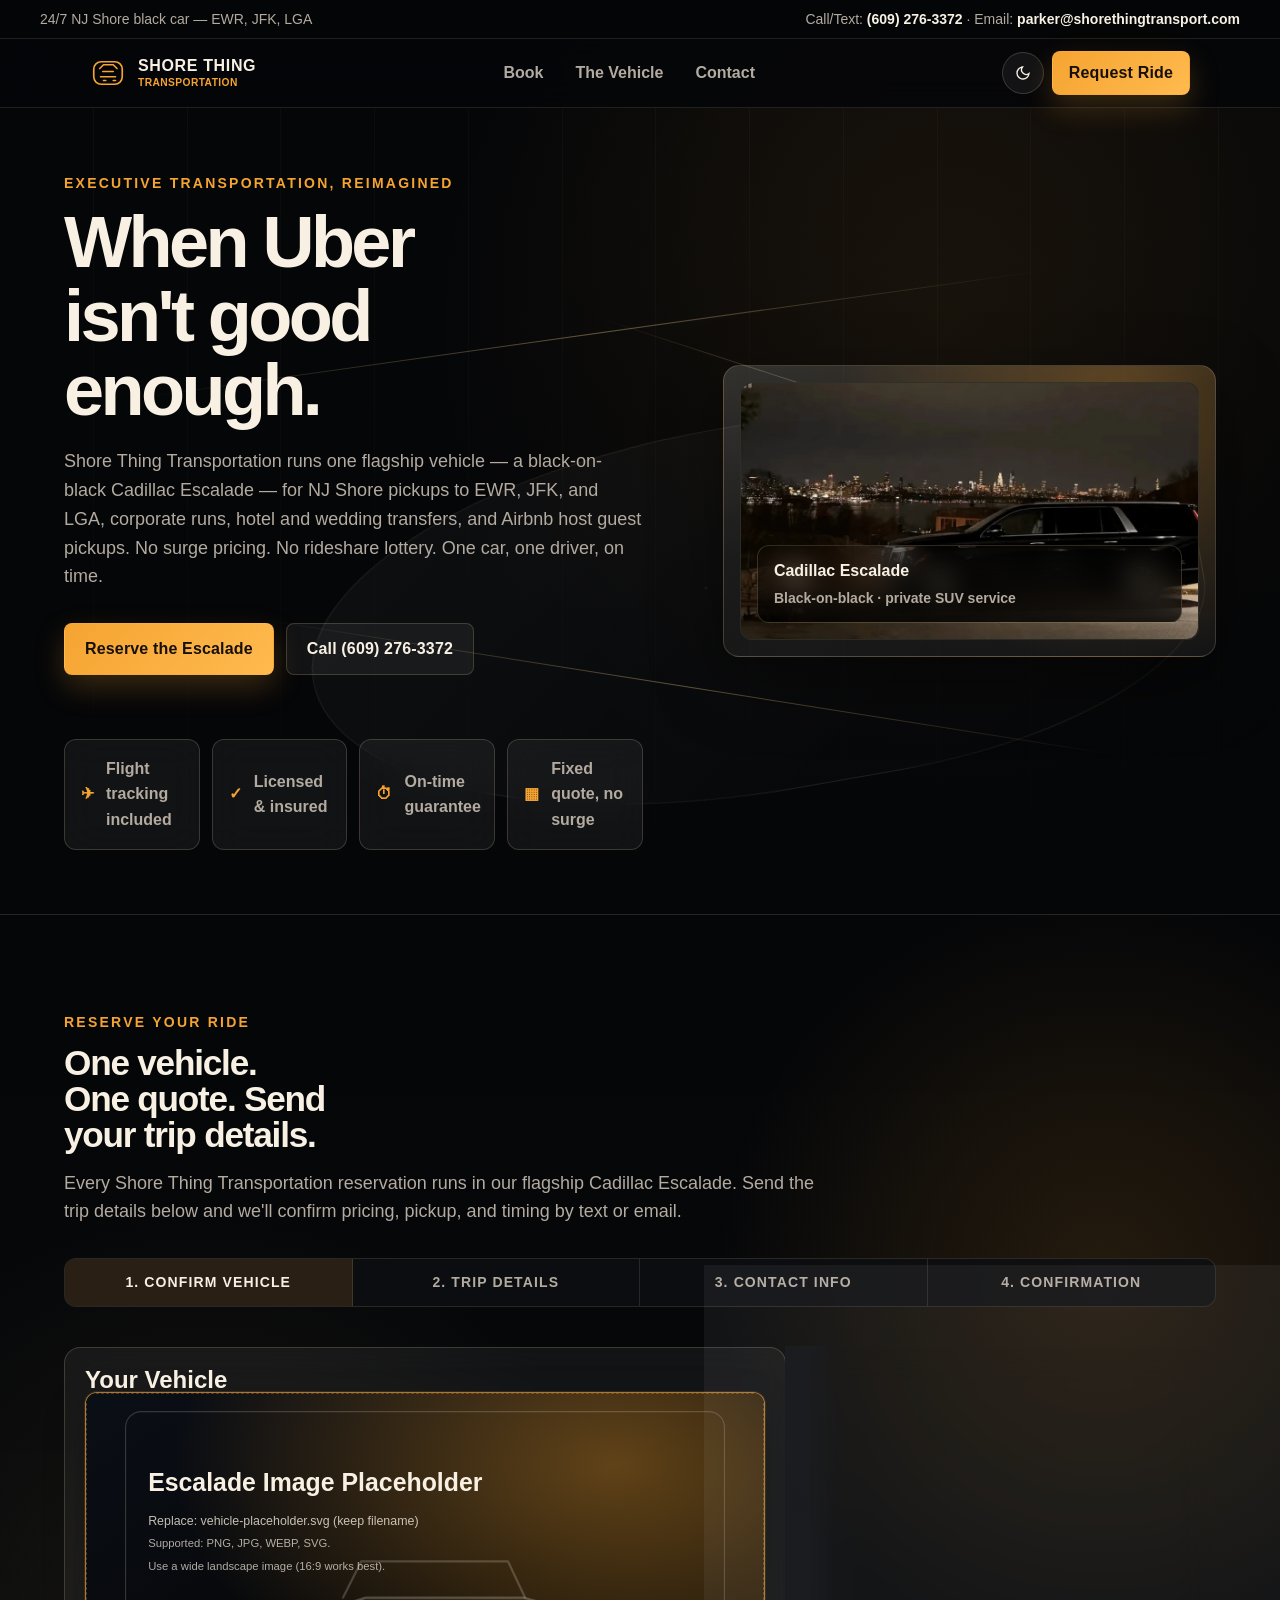
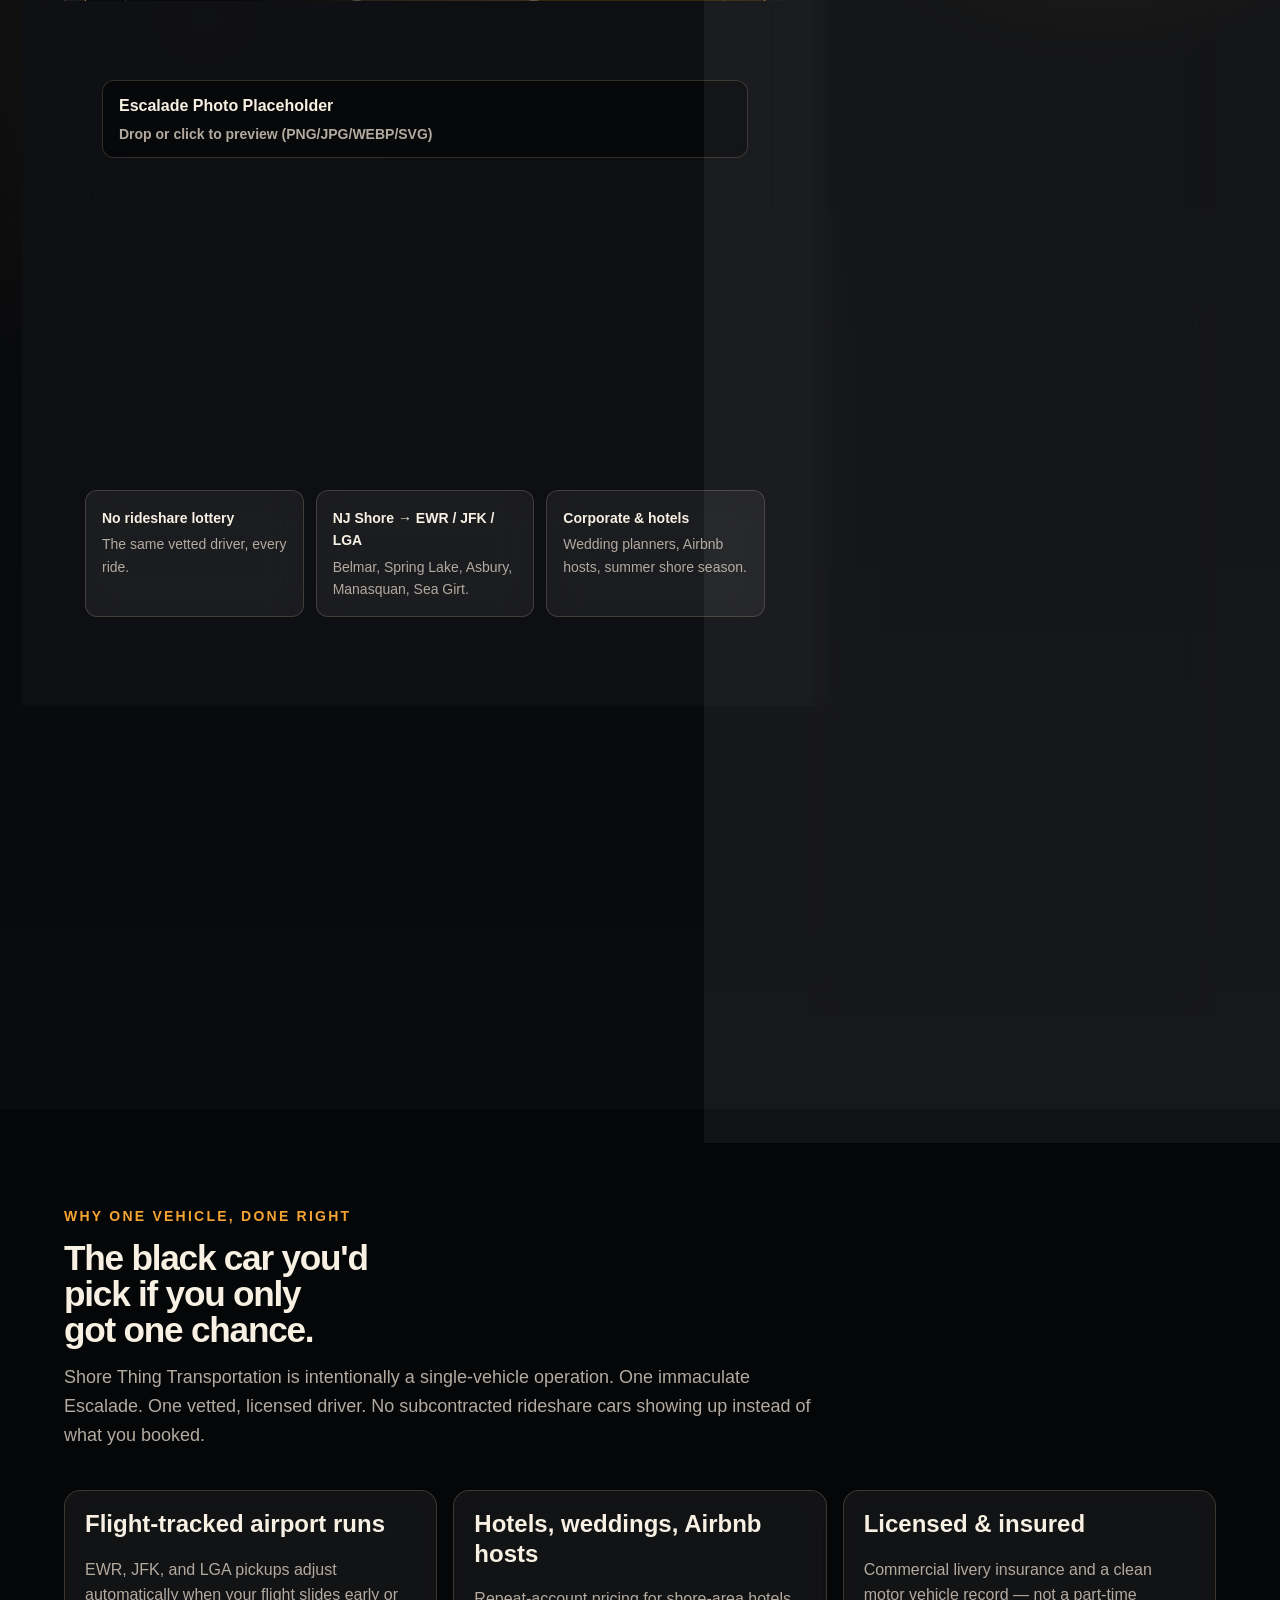
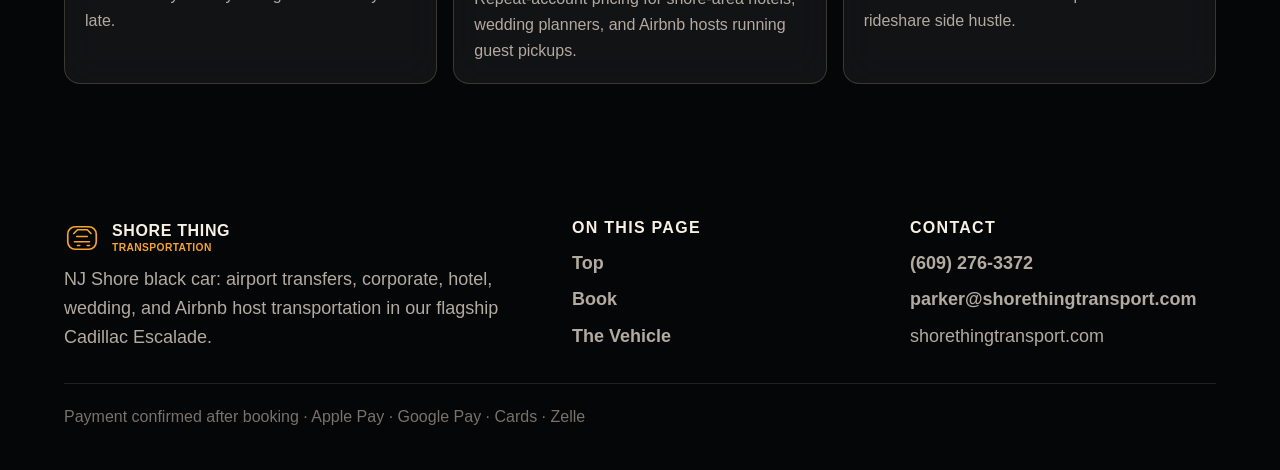
<file: index.html>
<!doctype html>
<html lang="en">
  <head>
    <meta charset="utf-8" />
    <meta name="viewport" content="width=device-width, initial-scale=1" />
    <title>Shore Thing Transportation | Request a Ride (Cadillac Escalade)</title>
    <meta
      name="description"
      content="Request a ride with Shore Thing Transportation in our flagship black-on-black Cadillac Escalade. NJ Shore pickups to EWR, JFK, and LGA. Licensed, insured, flight-tracked. Fixed quotes, no surge."
    />
    <meta property="og:title" content="Shore Thing Transportation | Request a Ride" />
    <meta
      property="og:description"
      content="When Uber isn't good enough. One flagship Cadillac Escalade. NJ Shore to EWR, JFK, LGA. Fixed quote, no surge."
    />
    <meta property="og:type" content="website" />
    <meta property="og:image" content="escalade-hero.jpg" />
    <link rel="preconnect" href="https://api.fontshare.com" />
    <link
      href="https://api.fontshare.com/v2/css?f[]=cabinet-grotesk@500,700,800&f[]=satoshi@400,500,700&display=swap"
      rel="stylesheet"
    />
    <link rel="stylesheet" href="styles.css" />
    <script src="script.js" defer></script>
  </head>
  <body>
    <a class="skip-link" href="#main">Skip to main content</a>

    <div class="topbar" aria-label="Quick contact">
      <div>24/7 NJ Shore black car &mdash; EWR, JFK, LGA</div>
      <div>
        Call/Text:
        <a href="tel:+16092763372">(609) 276-3372</a>
        <span aria-hidden="true">&middot;</span>
        Email:
        <a href="mailto:parker@shorethingtransport.com">parker@shorethingtransport.com</a>
      </div>
    </div>

    <header class="site-header" aria-label="Primary navigation">
      <div class="header-inner">
        <a class="brand" href="#top" aria-label="Shore Thing Transportation home">
          <svg class="brand-mark" viewBox="0 0 48 48" aria-hidden="true">
            <rect x="5" y="9" width="38" height="30" rx="10"></rect>
            <path d="M14 29h20M17 22h14M18 34h3M31 34h3"></path>
            <path d="M13 18l5-5h13l5 5"></path>
          </svg>
          <span>
            <strong>Shore Thing</strong>
            <small>Transportation</small>
          </span>
        </a>

        <button
          class="nav-toggle"
          type="button"
          aria-label="Open navigation menu"
          aria-expanded="false"
          aria-controls="primary-nav"
          data-nav-toggle
        >
          <span class="nav-toggle-bars" aria-hidden="true"></span>
        </button>

        <nav class="nav-links" id="primary-nav" aria-label="On-page navigation" data-nav-links>
          <a href="#reserve">Book</a>
          <a href="#vehicle">The Vehicle</a>
          <a href="#contact">Contact</a>
        </nav>

        <div class="header-actions">
          <button class="theme-toggle" type="button" data-theme-toggle aria-label="Switch color theme"></button>
          <a class="button button-small button-primary" href="#reserve">Request Ride</a>
        </div>
      </div>
    </header>

    <main id="main">
      <section class="hero hero-compact hero-escalade" id="top" aria-labelledby="hero-title">
        <div class="hero-background" aria-hidden="true">
          <span class="map-line line-one"></span>
          <span class="map-line line-two"></span>
          <span class="map-line line-three"></span>
        </div>

        <div class="hero-grid">
          <div class="hero-copy">
            <p class="eyebrow">Executive transportation, reimagined</p>
            <h1 id="hero-title">When Uber isn't good enough.</h1>
            <p class="hero-lede">
              Shore Thing Transportation runs one flagship vehicle &mdash; a black-on-black Cadillac Escalade &mdash; for
              NJ Shore pickups to EWR, JFK, and LGA, corporate runs, hotel and wedding transfers, and Airbnb host guest
              pickups. No surge pricing. No rideshare lottery. One car, one driver, on time.
            </p>
            <div class="hero-actions" aria-label="Primary actions">
              <a class="button button-primary" href="#reserve">Reserve the Escalade</a>
              <a class="button button-secondary" href="tel:+16092763372">Call (609) 276-3372</a>
            </div>

            <ul class="trust-strip" role="list" aria-label="Service guarantees">
              <li><span class="icon" aria-hidden="true">&#9992;</span>Flight tracking included</li>
              <li><span class="icon" aria-hidden="true">&#10003;</span>Licensed &amp; insured</li>
              <li><span class="icon" aria-hidden="true">&#9201;</span>On-time guarantee</li>
              <li><span class="icon" aria-hidden="true">&#9638;</span>Fixed quote, no surge</li>
            </ul>
          </div>

          <aside class="hero-card hero-media" aria-label="Flagship Cadillac Escalade image slot">
            <figure class="media-frame">
              <picture>
                <source srcset="escalade-hero.webp" type="image/webp" />
                <source srcset="escalade-hero.jpg" type="image/jpeg" />
                <img
                  src="escalade-hero.jpg"
                  alt="Black Cadillac Escalade SUV at night with city lights in the background."
                  width="1138"
                  height="565"
                  loading="eager"
                />
              </picture>
              <figcaption class="media-overlay">
                <strong>Cadillac Escalade</strong>
                <span>Black-on-black &middot; private SUV service</span>
              </figcaption>
            </figure>
          </aside>
        </div>
      </section>

      <section class="section booking-section" id="reserve" aria-labelledby="reserve-title">
        <div class="section-heading">
          <p class="eyebrow">Reserve your ride</p>
          <h2 id="reserve-title">One vehicle. One quote. Send your trip details.</h2>
          <p>
            Every Shore Thing Transportation reservation runs in our flagship Cadillac Escalade. Send the trip details
            below and we'll confirm pricing, pickup, and timing by text or email.
          </p>
        </div>

        <div class="steps" aria-label="Booking process steps">
          <div class="step active">1. Confirm vehicle</div>
          <div class="step">2. Trip details</div>
          <div class="step">3. Contact info</div>
          <div class="step">4. Confirmation</div>
        </div>

        <div class="booking-grid">
          <div class="vehicle-panel" aria-labelledby="vehicles-title">
            <h3 id="vehicles-title">Your Vehicle</h3>

            <article
              class="vehicle-card vehicle-card-feature is-selected"
              id="vehicle"
              aria-label="Cadillac Escalade, the only Shore Thing Transportation vehicle"
            >
              <figure class="vehicle-photo">
                <div class="image-dropzone" data-image-dropzone>
                  <button
                    class="image-dropzone-button"
                    type="button"
                    aria-describedby="vehicle-image-hint"
                    data-image-dropzone-button
                  >
                    <img
                      src="vehicle-placeholder.svg"
                      alt="Escalade photo placeholder. Drag and drop an image here to preview, or click to choose a file."
                      width="900"
                      height="450"
                      loading="lazy"
                      data-image-dropzone-preview
                    />
                    <span class="image-dropzone-overlay" aria-hidden="true">
                      <strong>Escalade Photo Placeholder</strong>
                      <span data-image-dropzone-status>Drop or click to preview (PNG/JPG/WEBP/SVG)</span>
                    </span>
                  </button>
                  <input
                    class="sr-only"
                    type="file"
                    accept="image/png,image/jpeg,image/webp,image/svg+xml,.png,.jpg,.jpeg,.webp,.svg"
                    aria-label="Upload an Escalade image to preview"
                    data-image-dropzone-input
                  />
                  <p class="sr-only" id="vehicle-image-hint">
                    Drag and drop an image file here, or press Enter/Space to choose an image. Preview only: the image is
                    not uploaded when you submit the ride request form.
                  </p>
                </div>
              </figure>

              <div class="vehicle-card-body">
                <strong>Cadillac Escalade</strong>
                <small>Black-on-black &middot; full-size luxury SUV</small>
                <ul class="vehicle-specs">
                  <li><span aria-hidden="true">&#128100;</span>Up to 6 passengers</li>
                  <li><span aria-hidden="true">&#128188;</span>6+ full-size bags</li>
                  <li><span aria-hidden="true">&#128274;</span>Privacy glass</li>
                  <li><span aria-hidden="true">&#9992;</span>Flight tracking</li>
                </ul>
                <p class="vehicle-confirm">
                  <span class="vehicle-confirm-dot" aria-hidden="true"></span>
                  Shore Thing operates one flagship Escalade &mdash; you always know the car that's picking you up.
                </p>
              </div>
            </article>

            <ul class="mini-benefits" aria-label="Why book the Escalade">
              <li><strong>No rideshare lottery</strong><span>The same vetted driver, every ride.</span></li>
              <li><strong>NJ Shore &rarr; EWR / JFK / LGA</strong><span>Belmar, Spring Lake, Asbury, Manasquan, Sea Girt.</span></li>
              <li><strong>Corporate &amp; hotels</strong><span>Wedding planners, Airbnb hosts, summer shore season.</span></li>
            </ul>

            <p class="booking-note">
              Larger group than 6? Add the count and luggage details in the notes &mdash; if it's outside our Escalade's
              capacity we'll refer you to a trusted partner instead of overbooking.
            </p>
          </div>

          <form
            class="booking-form"
            name="booking-request"
            method="POST"
            action="/index.html?success=1#reserve"
            data-netlify="true"
            data-netlify-honeypot="bot-field"
            aria-labelledby="form-title"
          >
            <input type="hidden" name="form-name" value="booking-request" />

            <p class="sr-only">
              <label>
                Don't fill this out if you're human:
                <input name="bot-field" />
              </label>
            </p>

            <input type="hidden" name="vehicle" data-selected-vehicle-input value="Cadillac Escalade (Black-on-Black)" />

            <div class="form-header">
              <h3 id="form-title">Trip Details</h3>
              <p>Requests are reviewed before confirmation. No payment is collected on this page.</p>
            </div>

            <div class="inline-alert" data-success-message hidden>
              <strong>Request sent.</strong>
              <span>If you don't hear back quickly, call/text the number in the header.</span>
            </div>

            <label>
              Pickup address
              <input
                type="text"
                name="pickup"
                placeholder="Example: 1704 Surf Avenue, Belmar, NJ"
                autocomplete="street-address"
                required
              />
            </label>

            <label>
              Dropoff address
              <input
                type="text"
                name="dropoff"
                placeholder="Example: Newark Liberty International Airport (EWR)"
                autocomplete="street-address"
                required
              />
            </label>

            <div class="form-row">
              <label>
                Date
                <input type="date" name="date" required />
              </label>
              <label>
                Time
                <input type="time" name="time" required />
              </label>
            </div>

            <div class="form-row">
              <label>
                Passengers
                <input type="number" name="passengers" min="1" max="6" value="1" required />
              </label>
              <label>
                Bags
                <input type="number" name="bags" min="0" max="8" value="0" />
              </label>
            </div>

            <label>
              Full name
              <input type="text" name="name" autocomplete="name" required />
            </label>

            <div class="form-row">
              <label>
                Phone
                <input type="tel" name="phone" autocomplete="tel" required />
              </label>
              <label>
                Email
                <input type="email" name="email" autocomplete="email" required />
              </label>
            </div>

            <label>
              Flight number, promo code, or notes
              <textarea
                name="notes"
                rows="4"
                placeholder="Add flight number for tracking, gate/terminal, child seat needs, hotel name, or special instructions."
              ></textarea>
            </label>

            <div class="estimate-box" aria-live="polite">
              <span>Vehicle</span>
              <strong data-selected-vehicle>Cadillac Escalade (Black-on-Black)</strong>
            </div>

            <p class="form-fineprint">After you submit, we'll confirm availability and a fixed quote by text or email &mdash; usually within the hour.</p>

            <button class="button button-primary button-full" type="submit">Submit Ride Request</button>
          </form>
        </div>
      </section>

      <section class="section proof-section" aria-labelledby="trust-title">
        <div class="section-heading">
          <p class="eyebrow">Why one vehicle, done right</p>
          <h2 id="trust-title">The black car you'd pick if you only got one chance.</h2>
          <p>
            Shore Thing Transportation is intentionally a single-vehicle operation. One immaculate Escalade. One vetted,
            licensed driver. No subcontracted rideshare cars showing up instead of what you booked.
          </p>
        </div>

        <div class="proof-grid proof-grid-3">
          <article>
            <strong>Flight-tracked airport runs</strong>
            <p>EWR, JFK, and LGA pickups adjust automatically when your flight slides early or late.</p>
          </article>
          <article>
            <strong>Hotels, weddings, Airbnb hosts</strong>
            <p>Repeat-account pricing for shore-area hotels, wedding planners, and Airbnb hosts running guest pickups.</p>
          </article>
          <article>
            <strong>Licensed &amp; insured</strong>
            <p>Commercial livery insurance and a clean motor vehicle record &mdash; not a part-time rideshare side hustle.</p>
          </article>
        </div>
      </section>
    </main>

    <footer class="site-footer" aria-label="Footer">
      <div class="footer-grid" id="contact">
        <div>
          <div class="brand footer-brand">
            <svg class="brand-mark" viewBox="0 0 48 48" aria-hidden="true">
              <rect x="5" y="9" width="38" height="30" rx="10"></rect>
              <path d="M14 29h20M17 22h14M18 34h3M31 34h3"></path>
              <path d="M13 18l5-5h13l5 5"></path>
            </svg>
            <span>
              <strong>Shore Thing</strong>
              <small>Transportation</small>
            </span>
          </div>
          <p>NJ Shore black car: airport transfers, corporate, hotel, wedding, and Airbnb host transportation in our flagship Cadillac Escalade.</p>
        </div>
        <div>
          <h2 class="footer-title">On This Page</h2>
          <ul class="footer-links">
            <li><a href="#top">Top</a></li>
            <li><a href="#reserve">Book</a></li>
            <li><a href="#vehicle">The Vehicle</a></li>
          </ul>
        </div>
        <div>
          <h2 class="footer-title">Contact</h2>
          <ul class="footer-links">
            <li><a href="tel:+16092763372">(609) 276-3372</a></li>
            <li><a href="mailto:parker@shorethingtransport.com">parker@shorethingtransport.com</a></li>
            <li>shorethingtransport.com</li>
          </ul>
        </div>
      </div>
      <div class="footer-bottom">
        <span>Payment confirmed after booking &middot; Apple Pay &middot; Google Pay &middot; Cards &middot; Zelle</span>
      </div>
    </footer>
  </body>
</html>
</file>
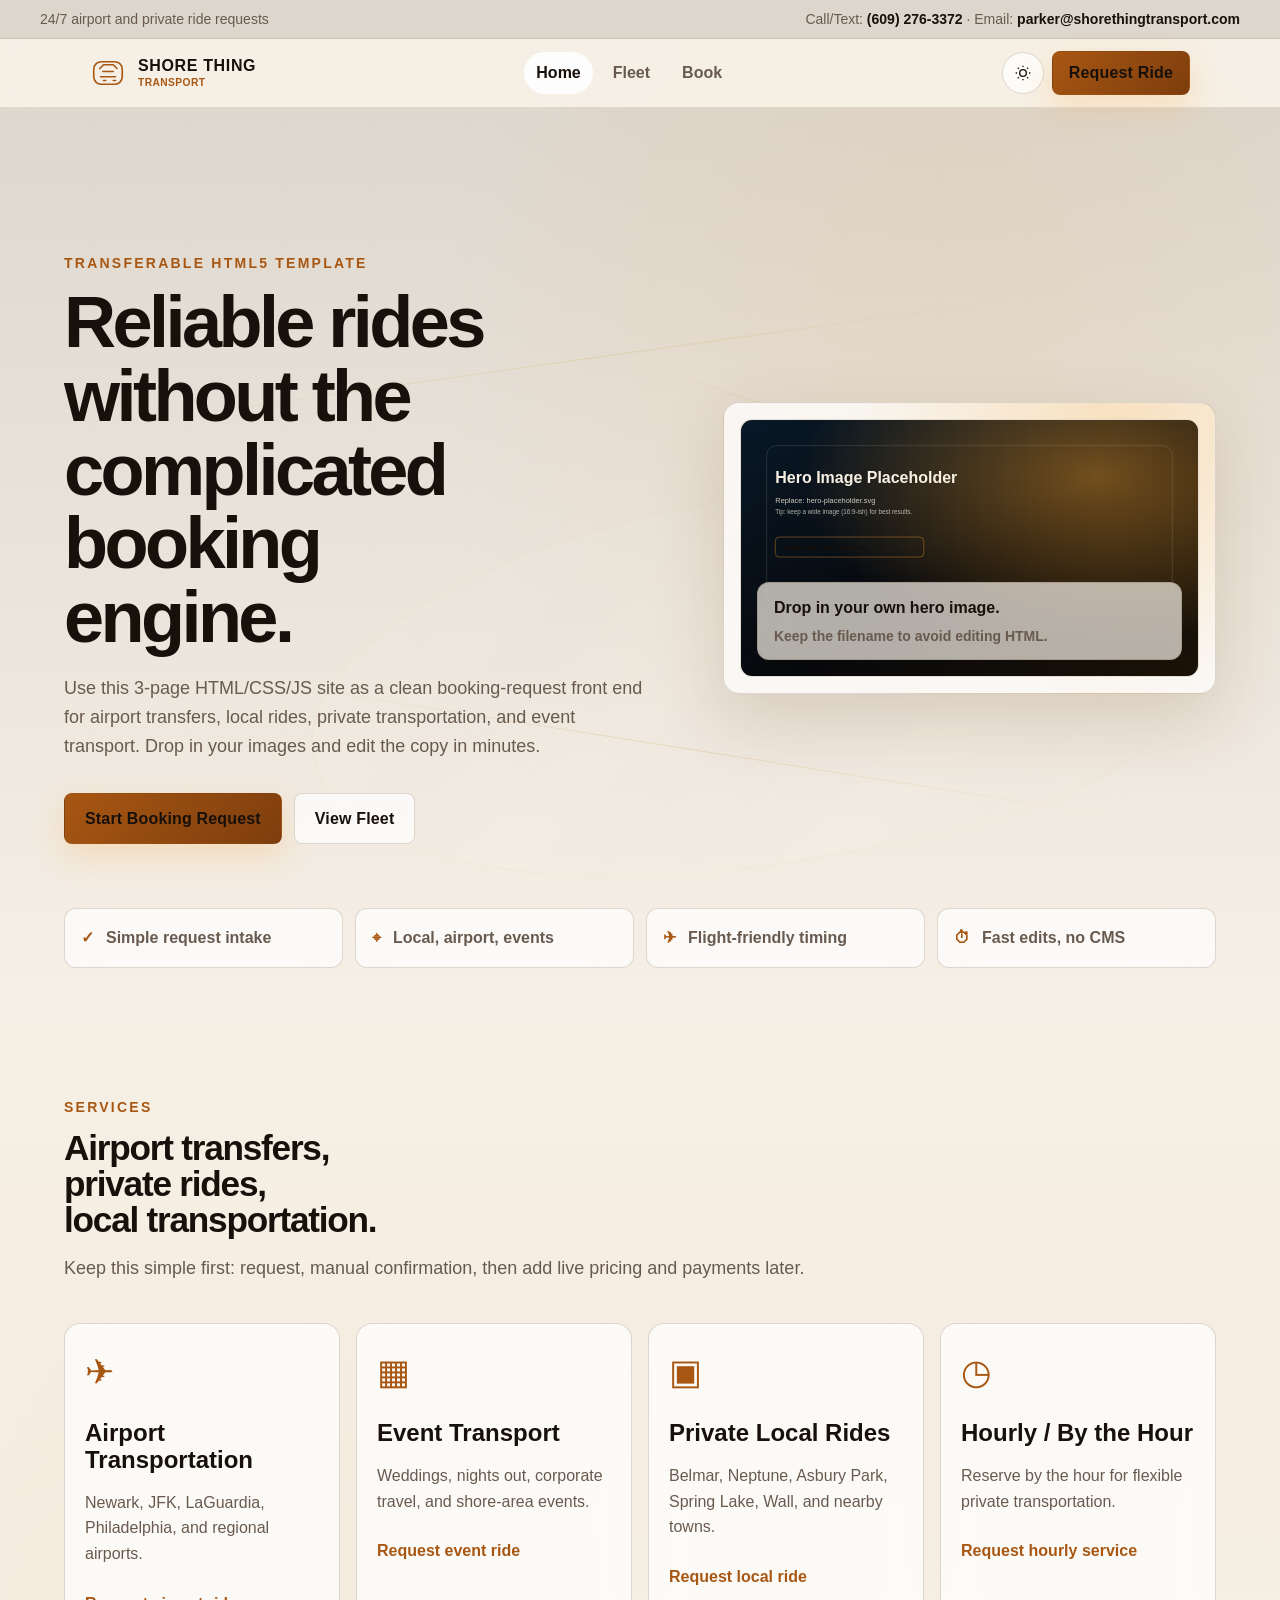
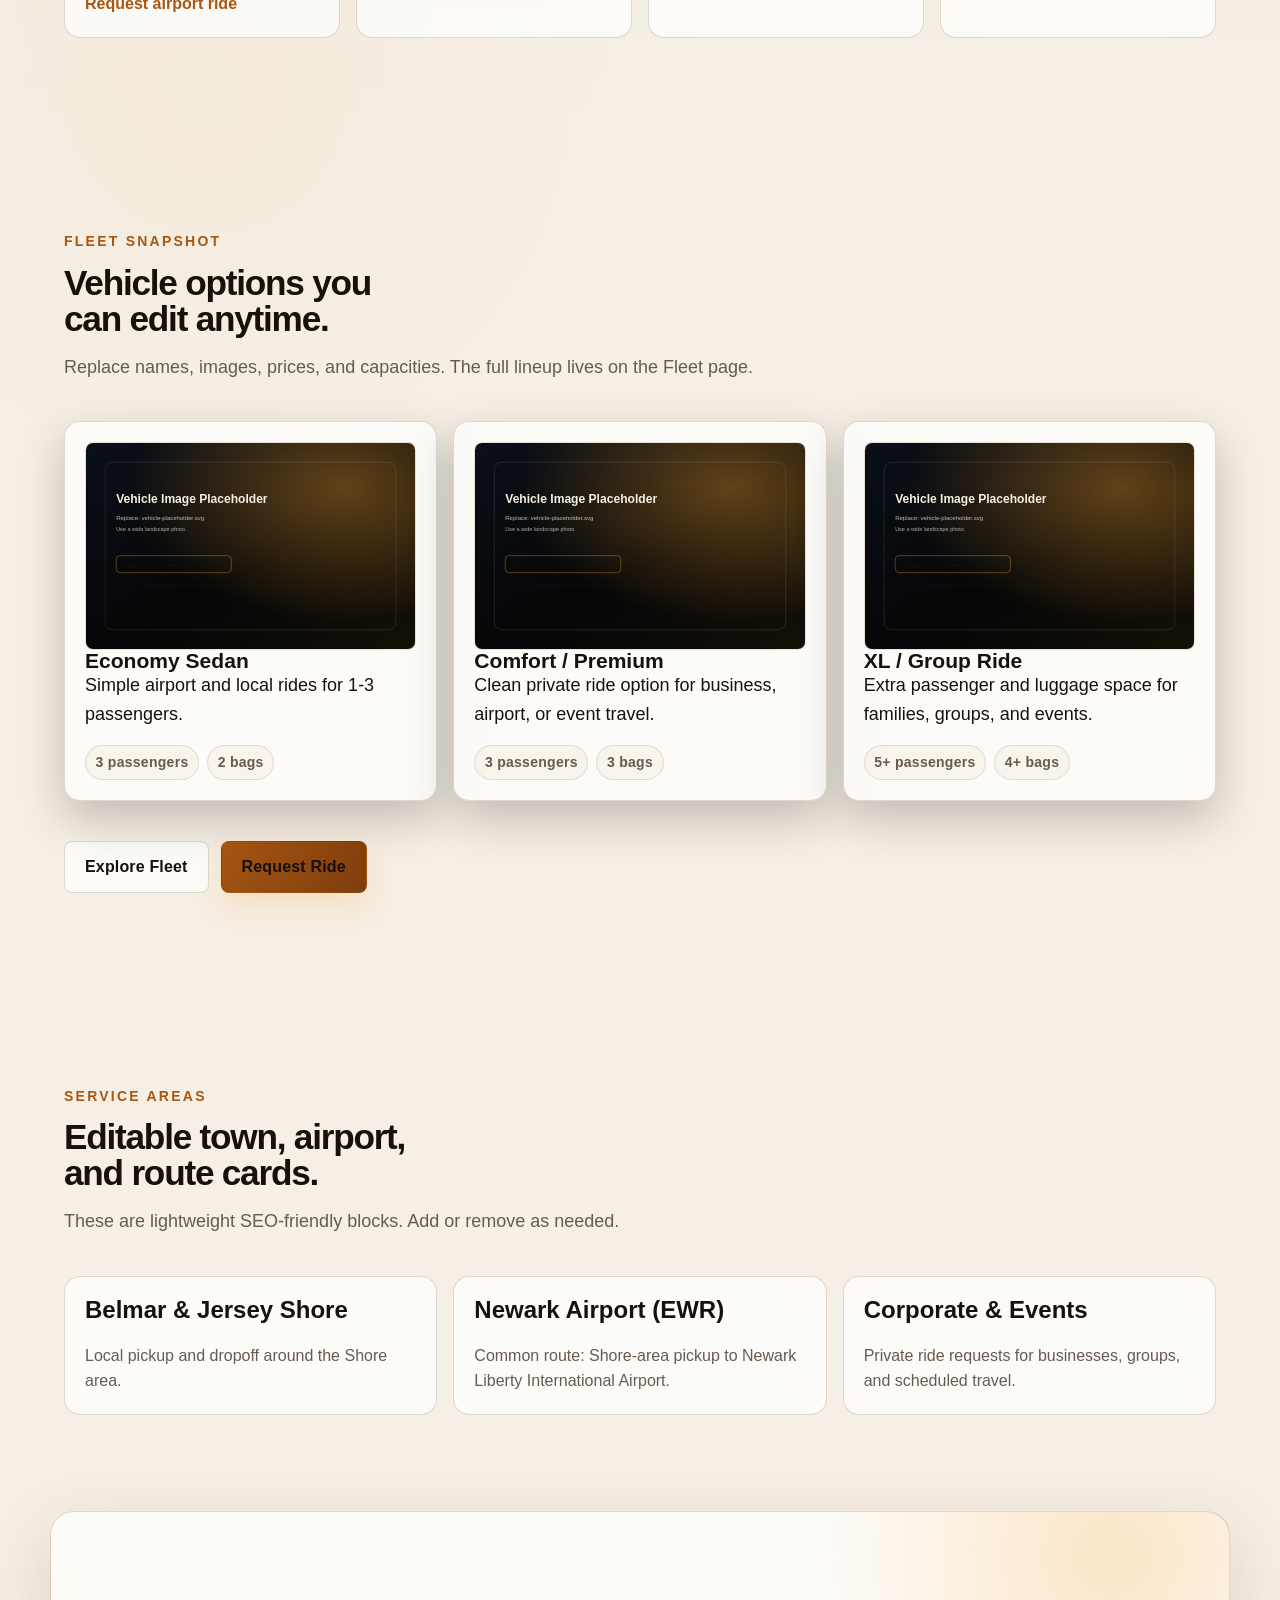
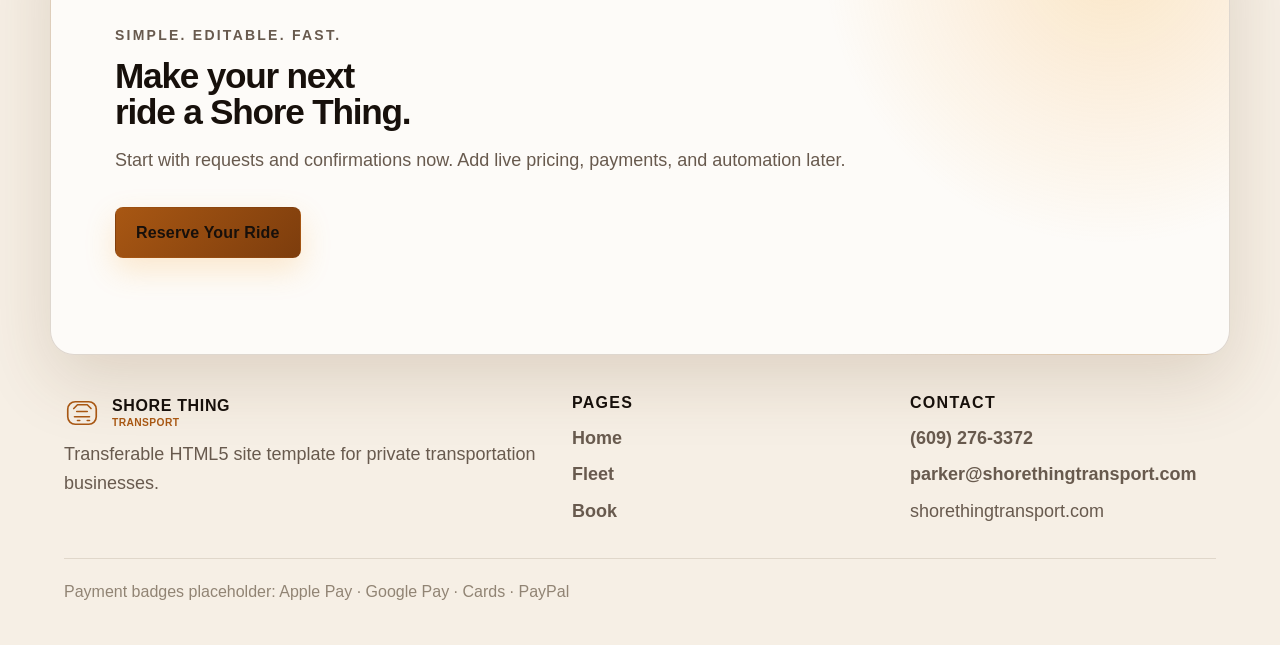
<file: shore-thing-transport-site/index.html>
<!doctype html>
<html lang="en">
  <head>
    <meta charset="utf-8" />
    <meta name="viewport" content="width=device-width, initial-scale=1" />
    <title>Shore Thing Transport | Private Rides & Airport Transfers</title>
    <meta
      name="description"
      content="Transferable HTML5 landing page template for private rides, airport transfers, local transportation, and event transport."
    />
    <meta property="og:title" content="Shore Thing Transport" />
    <meta
      property="og:description"
      content="Reliable rides without the complicated booking engine. Clean, editable HTML you control."
    />
    <meta property="og:type" content="website" />
    <link rel="preconnect" href="https://api.fontshare.com" />
    <link
      href="https://api.fontshare.com/v2/css?f[]=cabinet-grotesk@500,700,800&f[]=satoshi@400,500,700&display=swap"
      rel="stylesheet"
    />
    <link rel="stylesheet" href="styles.css" />
    <script src="script.js" defer></script>
  </head>
  <body>
    <a class="skip-link" href="#main">Skip to main content</a>

    <div class="topbar" aria-label="Quick contact">
      <div>24/7 airport and private ride requests</div>
      <div>
        Call/Text:
        <a href="tel:+16092763372">(609) 276-3372</a>
        <span aria-hidden="true">&middot;</span>
        Email:
        <a href="mailto:parker@shorethingtransport.com">parker@shorethingtransport.com</a>
      </div>
    </div>

    <header class="site-header" aria-label="Primary navigation">
      <div class="header-inner">
        <a class="brand" href="index.html" aria-label="Shore Thing Transport home">
          <svg class="brand-mark" viewBox="0 0 48 48" aria-hidden="true">
            <rect x="5" y="9" width="38" height="30" rx="10"></rect>
            <path d="M14 29h20M17 22h14M18 34h3M31 34h3"></path>
            <path d="M13 18l5-5h13l5 5"></path>
          </svg>
          <span>
            <strong>Shore Thing</strong>
            <small>Transport</small>
          </span>
        </a>

        <button
          class="nav-toggle"
          type="button"
          aria-label="Open navigation menu"
          aria-expanded="false"
          aria-controls="primary-nav"
          data-nav-toggle
        >
          <span class="nav-toggle-bars" aria-hidden="true"></span>
        </button>

        <nav class="nav-links" id="primary-nav" aria-label="Site pages" data-nav-links>
          <a href="index.html" aria-current="page">Home</a>
          <a href="fleet.html">Fleet</a>
          <a href="book.html">Book</a>
        </nav>

        <div class="header-actions">
          <button class="theme-toggle" type="button" data-theme-toggle aria-label="Switch color theme"></button>
          <a class="button button-small button-primary" href="book.html">Request Ride</a>
        </div>
      </div>
    </header>

    <main id="main">
      <section class="hero" id="top" aria-labelledby="hero-title">
        <div class="hero-background" aria-hidden="true">
          <span class="map-line line-one"></span>
          <span class="map-line line-two"></span>
          <span class="map-line line-three"></span>
        </div>

        <div class="hero-grid">
          <div class="hero-copy">
            <p class="eyebrow">Transferable HTML5 template</p>
            <h1 id="hero-title">Reliable rides without the complicated booking engine.</h1>
            <p class="hero-lede">
              Use this 3-page HTML/CSS/JS site as a clean booking-request front end for airport transfers,
              local rides, private transportation, and event transport. Drop in your images and edit the copy
              in minutes.
            </p>
            <div class="hero-actions" aria-label="Primary actions">
              <a class="button button-primary" href="book.html">Start Booking Request</a>
              <a class="button button-secondary" href="fleet.html">View Fleet</a>
            </div>
          </div>

          <aside class="hero-card hero-media" aria-label="Hero image preview">
            <figure class="media-frame">
              <img
                src="hero-placeholder.svg"
                alt="Hero image placeholder. Replace hero-placeholder.svg with your own photo."
                width="1600"
                height="900"
                loading="lazy"
              />
              <figcaption class="media-overlay">
                <strong>Drop in your own hero image.</strong>
                <span>Keep the filename to avoid editing HTML.</span>
              </figcaption>
            </figure>
          </aside>
        </div>

        <ul class="trust-strip" role="list" aria-label="Service highlights">
          <li><span class="icon" aria-hidden="true">&#10003;</span>Simple request intake</li>
          <li><span class="icon" aria-hidden="true">&#8982;</span>Local, airport, events</li>
          <li><span class="icon" aria-hidden="true">&#9992;</span>Flight-friendly timing</li>
          <li><span class="icon" aria-hidden="true">&#9201;</span>Fast edits, no CMS</li>
        </ul>
      </section>

      <section class="section services-section" aria-labelledby="services-title">
        <div class="section-heading">
          <p class="eyebrow">Services</p>
          <h2 id="services-title">Airport transfers, private rides, local transportation.</h2>
          <p>Keep this simple first: request, manual confirmation, then add live pricing and payments later.</p>
        </div>

        <div class="service-grid">
          <article class="service-card">
            <span class="service-icon" aria-hidden="true">&#9992;</span>
            <h3>Airport Transportation</h3>
            <p>Newark, JFK, LaGuardia, Philadelphia, and regional airports.</p>
            <a href="book.html">Request airport ride</a>
          </article>
          <article class="service-card">
            <span class="service-icon" aria-hidden="true">&#9638;</span>
            <h3>Event Transport</h3>
            <p>Weddings, nights out, corporate travel, and shore-area events.</p>
            <a href="book.html">Request event ride</a>
          </article>
          <article class="service-card">
            <span class="service-icon" aria-hidden="true">&#9635;</span>
            <h3>Private Local Rides</h3>
            <p>Belmar, Neptune, Asbury Park, Spring Lake, Wall, and nearby towns.</p>
            <a href="book.html">Request local ride</a>
          </article>
          <article class="service-card">
            <span class="service-icon" aria-hidden="true">&#9719;</span>
            <h3>Hourly / By the Hour</h3>
            <p>Reserve by the hour for flexible private transportation.</p>
            <a href="book.html">Request hourly service</a>
          </article>
        </div>
      </section>

      <section class="section" aria-labelledby="fleet-title">
        <div class="section-heading">
          <p class="eyebrow">Fleet snapshot</p>
          <h2 id="fleet-title">Vehicle options you can edit anytime.</h2>
          <p>Replace names, images, prices, and capacities. The full lineup lives on the Fleet page.</p>
        </div>

        <div class="card-grid">
          <article class="feature-card">
            <figure class="media-mini">
              <img src="vehicle-placeholder.svg" alt="Vehicle image placeholder." width="1200" height="750" loading="lazy" />
            </figure>
            <h3>Economy Sedan</h3>
            <p>Simple airport and local rides for 1-3 passengers.</p>
            <div class="badge-row">
              <span class="badge">3 passengers</span>
              <span class="badge">2 bags</span>
            </div>
          </article>
          <article class="feature-card">
            <figure class="media-mini">
              <img src="vehicle-placeholder.svg" alt="Vehicle image placeholder." width="1200" height="750" loading="lazy" />
            </figure>
            <h3>Comfort / Premium</h3>
            <p>Clean private ride option for business, airport, or event travel.</p>
            <div class="badge-row">
              <span class="badge">3 passengers</span>
              <span class="badge">3 bags</span>
            </div>
          </article>
          <article class="feature-card">
            <figure class="media-mini">
              <img src="vehicle-placeholder.svg" alt="Vehicle image placeholder." width="1200" height="750" loading="lazy" />
            </figure>
            <h3>XL / Group Ride</h3>
            <p>Extra passenger and luggage space for families, groups, and events.</p>
            <div class="badge-row">
              <span class="badge">5+ passengers</span>
              <span class="badge">4+ bags</span>
            </div>
          </article>
        </div>

        <div class="section-actions">
          <a class="button button-secondary" href="fleet.html">Explore Fleet</a>
          <a class="button button-primary" href="book.html">Request Ride</a>
        </div>
      </section>

      <section class="section proof-section" aria-labelledby="areas-title">
        <div class="section-heading">
          <p class="eyebrow">Service areas</p>
          <h2 id="areas-title">Editable town, airport, and route cards.</h2>
          <p>These are lightweight SEO-friendly blocks. Add or remove as needed.</p>
        </div>

        <div class="proof-grid proof-grid-3">
          <article>
            <strong>Belmar & Jersey Shore</strong>
            <p>Local pickup and dropoff around the Shore area.</p>
          </article>
          <article>
            <strong>Newark Airport (EWR)</strong>
            <p>Common route: Shore-area pickup to Newark Liberty International Airport.</p>
          </article>
          <article>
            <strong>Corporate & Events</strong>
            <p>Private ride requests for businesses, groups, and scheduled travel.</p>
          </article>
        </div>
      </section>

      <section class="section final-cta" aria-labelledby="cta-title">
        <p class="eyebrow">Simple. Editable. Fast.</p>
        <h2 id="cta-title">Make your next ride a Shore Thing.</h2>
        <p>Start with requests and confirmations now. Add live pricing, payments, and automation later.</p>
        <a class="button button-primary" href="book.html">Reserve Your Ride</a>
      </section>
    </main>

    <footer class="site-footer" aria-label="Footer">
      <div class="footer-grid">
        <div>
          <div class="brand footer-brand">
            <svg class="brand-mark" viewBox="0 0 48 48" aria-hidden="true">
              <rect x="5" y="9" width="38" height="30" rx="10"></rect>
              <path d="M14 29h20M17 22h14M18 34h3M31 34h3"></path>
              <path d="M13 18l5-5h13l5 5"></path>
            </svg>
            <span>
              <strong>Shore Thing</strong>
              <small>Transport</small>
            </span>
          </div>
          <p>Transferable HTML5 site template for private transportation businesses.</p>
        </div>
        <div>
          <h2 class="footer-title">Pages</h2>
          <ul class="footer-links" role="list">
            <li><a href="index.html" aria-current="page">Home</a></li>
            <li><a href="fleet.html">Fleet</a></li>
            <li><a href="book.html">Book</a></li>
          </ul>
        </div>
        <div>
          <h2 class="footer-title">Contact</h2>
          <ul class="footer-links" role="list">
            <li><a href="tel:+16092763372">(609) 276-3372</a></li>
            <li><a href="mailto:parker@shorethingtransport.com">parker@shorethingtransport.com</a></li>
            <li>shorethingtransport.com</li>
          </ul>
        </div>
      </div>
      <div class="footer-bottom">
        <span>Payment badges placeholder: Apple Pay &middot; Google Pay &middot; Cards &middot; PayPal</span>
      </div>
    </footer>
  </body>
</html>
</file>
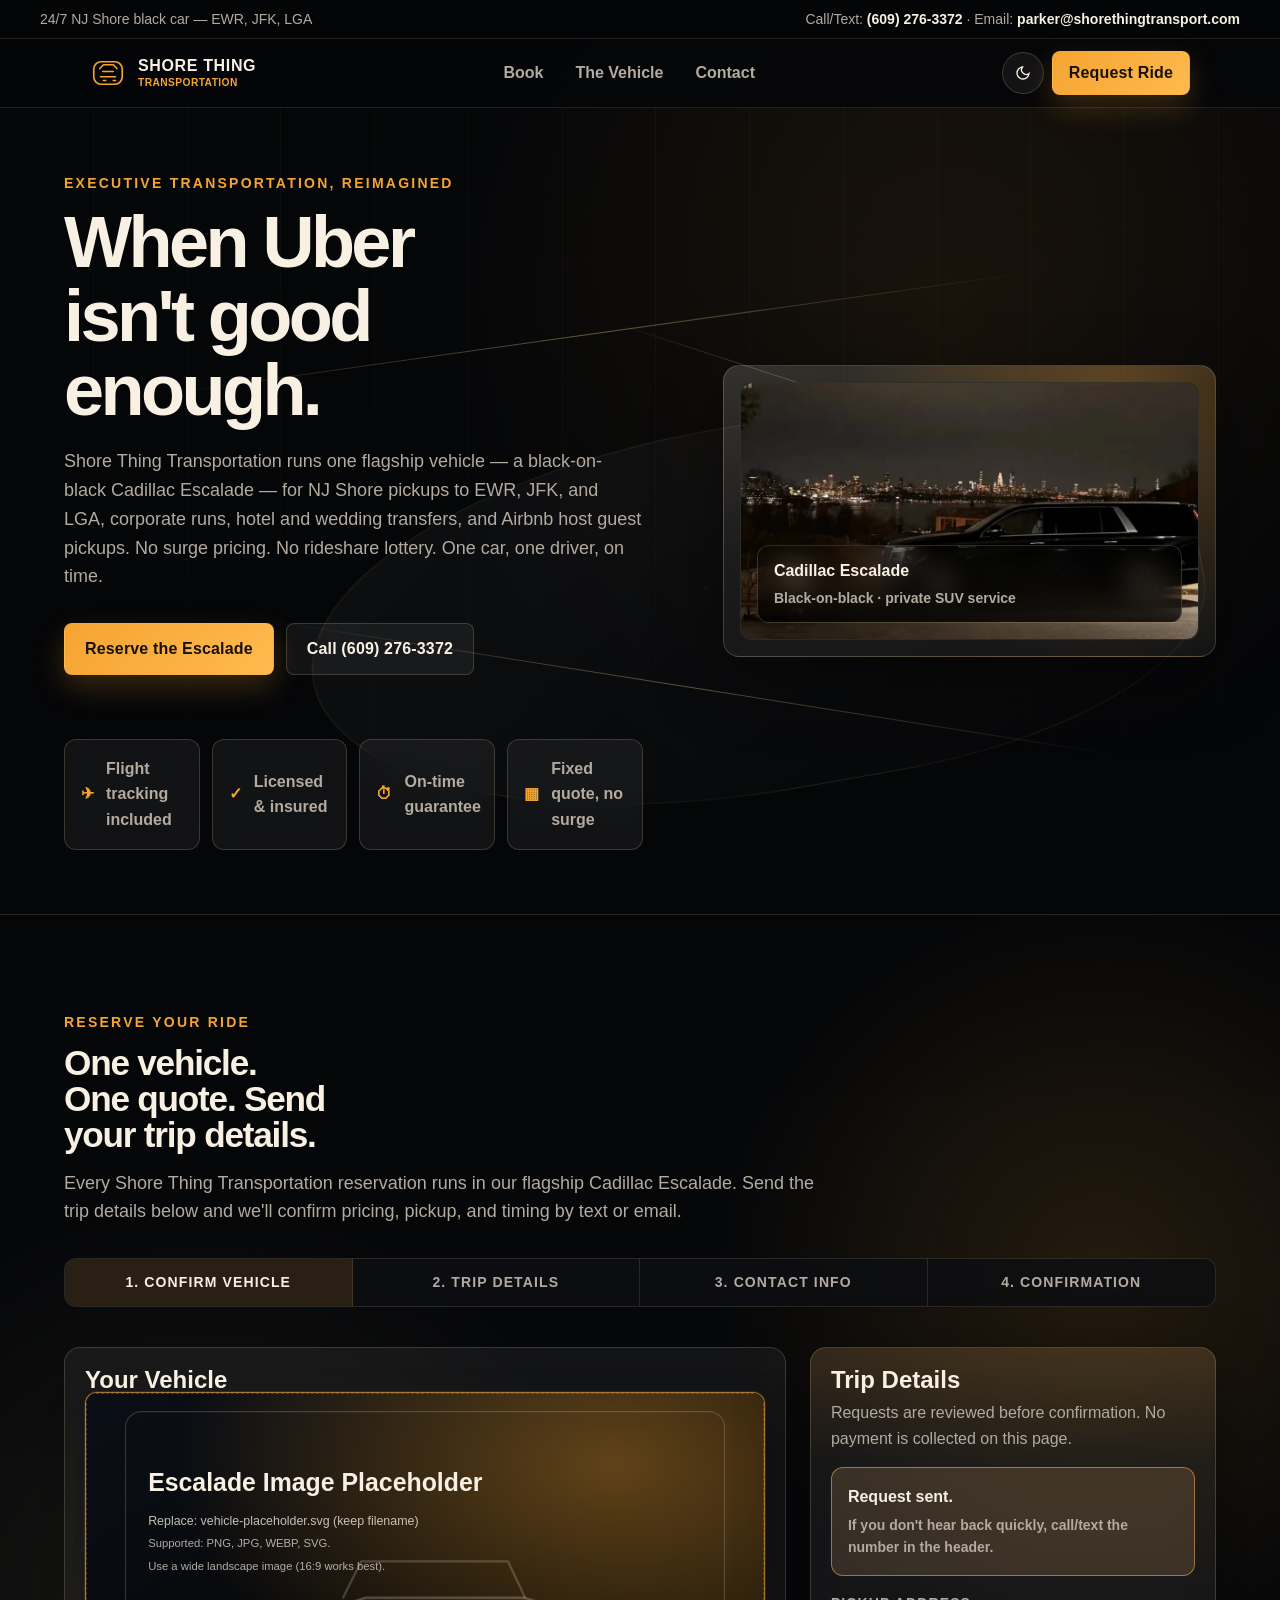
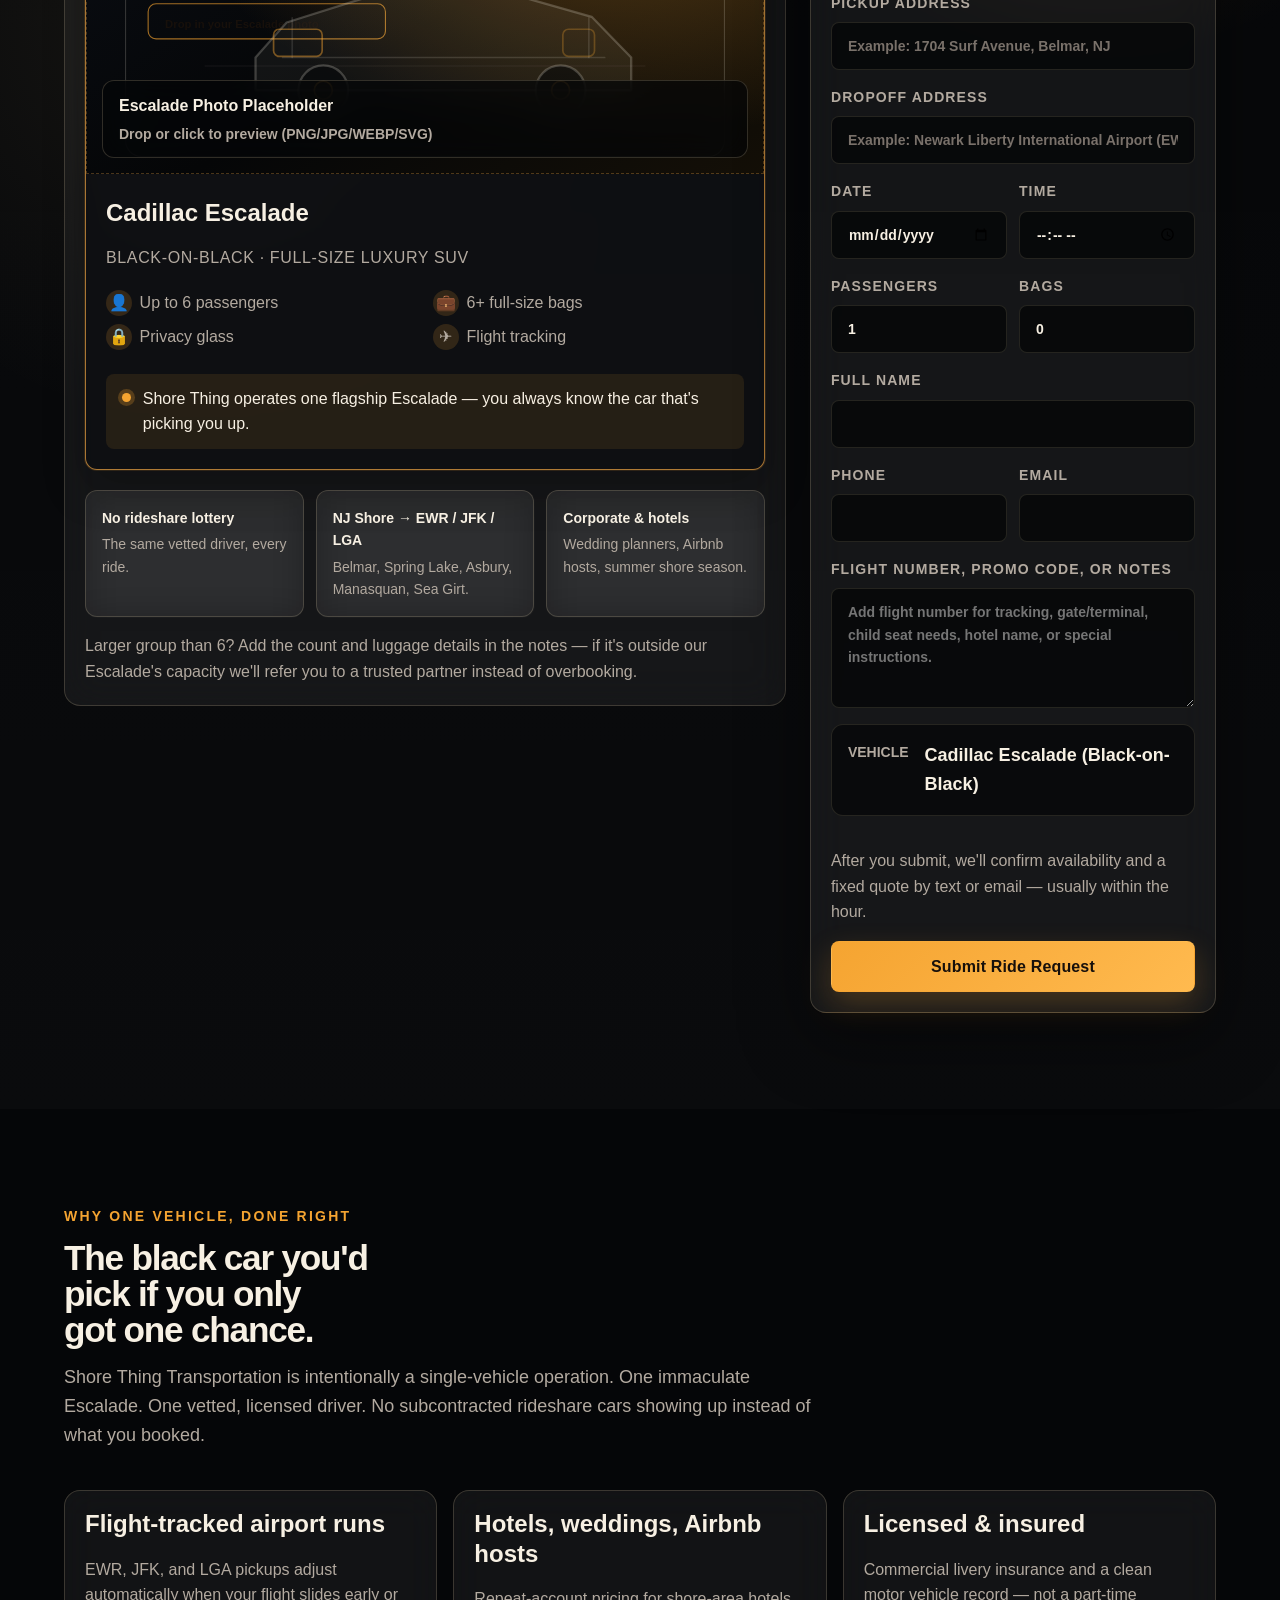
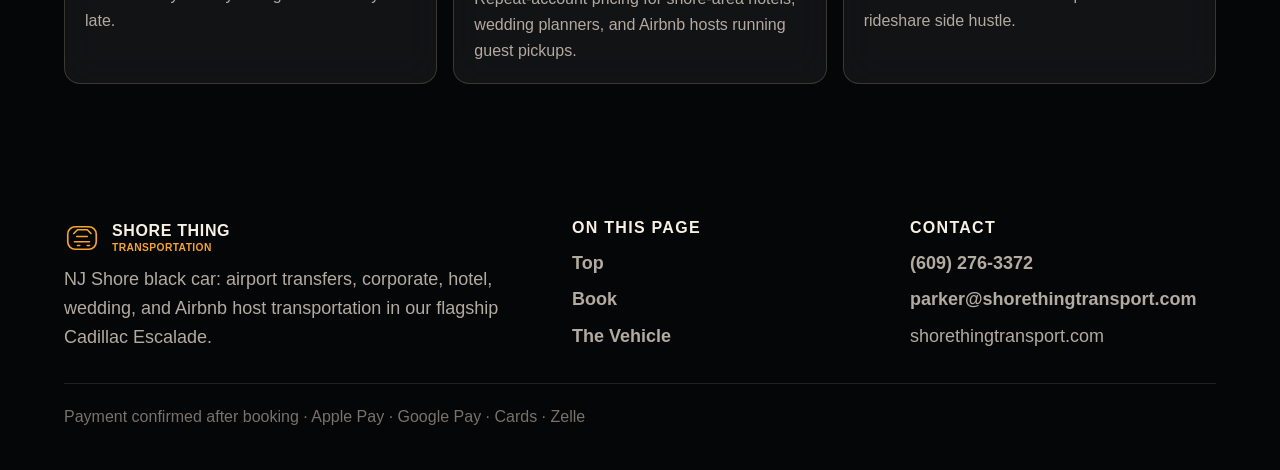
<file: book.html>
<!doctype html>
<html lang="en">
  <head>
    <meta charset="utf-8" />
    <meta name="viewport" content="width=device-width, initial-scale=1" />
    <meta http-equiv="refresh" content="0; url=index.html#reserve" />
    <title>Redirecting | Shore Thing Transportation</title>
    <link rel="stylesheet" href="styles.css" />
    <script>
      window.location.replace("index.html#reserve");
    </script>
  </head>
  <body>
    <main class="section" aria-label="Redirect notice" style="max-width: var(--content-wide); margin-inline: auto;">
      <p class="eyebrow">Redirecting</p>
      <h1>Booking moved.</h1>
      <p class="hero-lede">If you are not redirected automatically, use the button below.</p>
      <a class="button button-primary" href="index.html#reserve">Go to booking</a>
      <noscript>
        <p class="hero-lede">JavaScript is disabled. Use this link: <a href="index.html#reserve">index.html#reserve</a>.</p>
      </noscript>
    </main>
  </body>
</html>
</file>
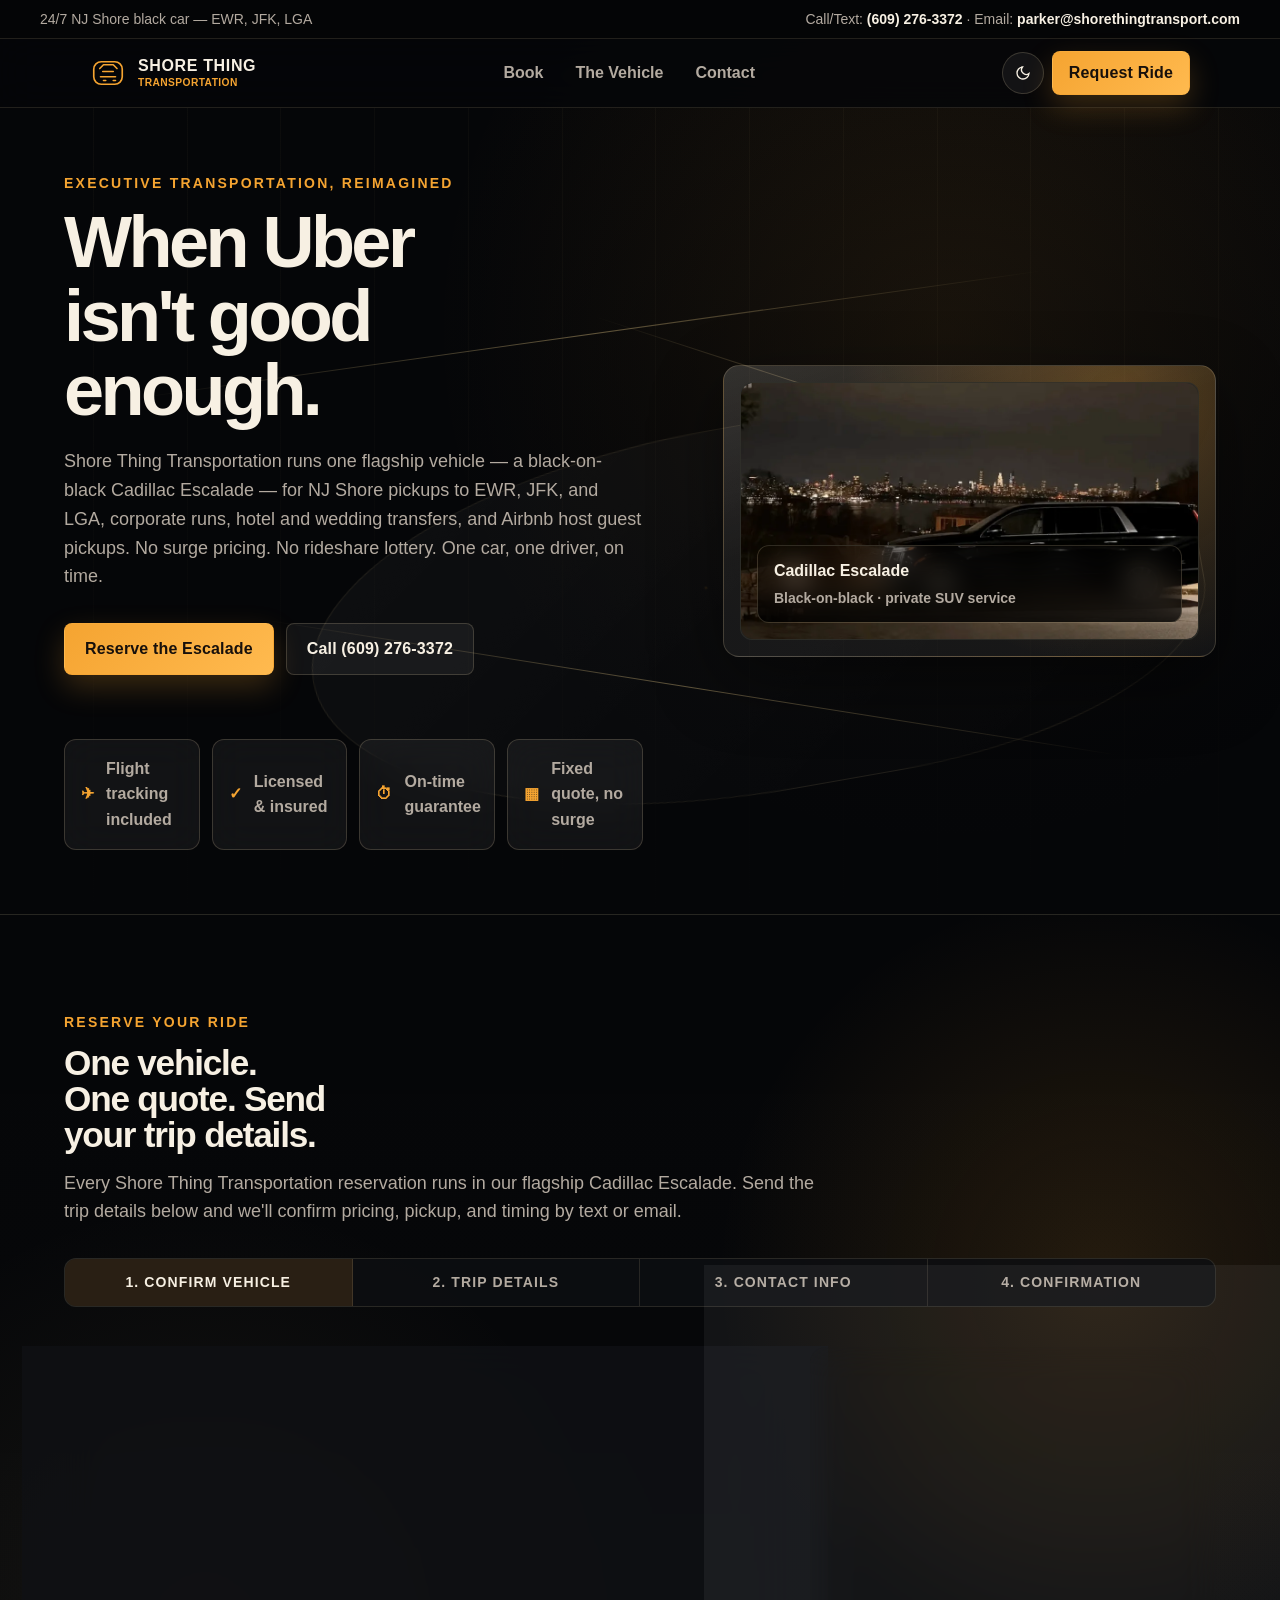
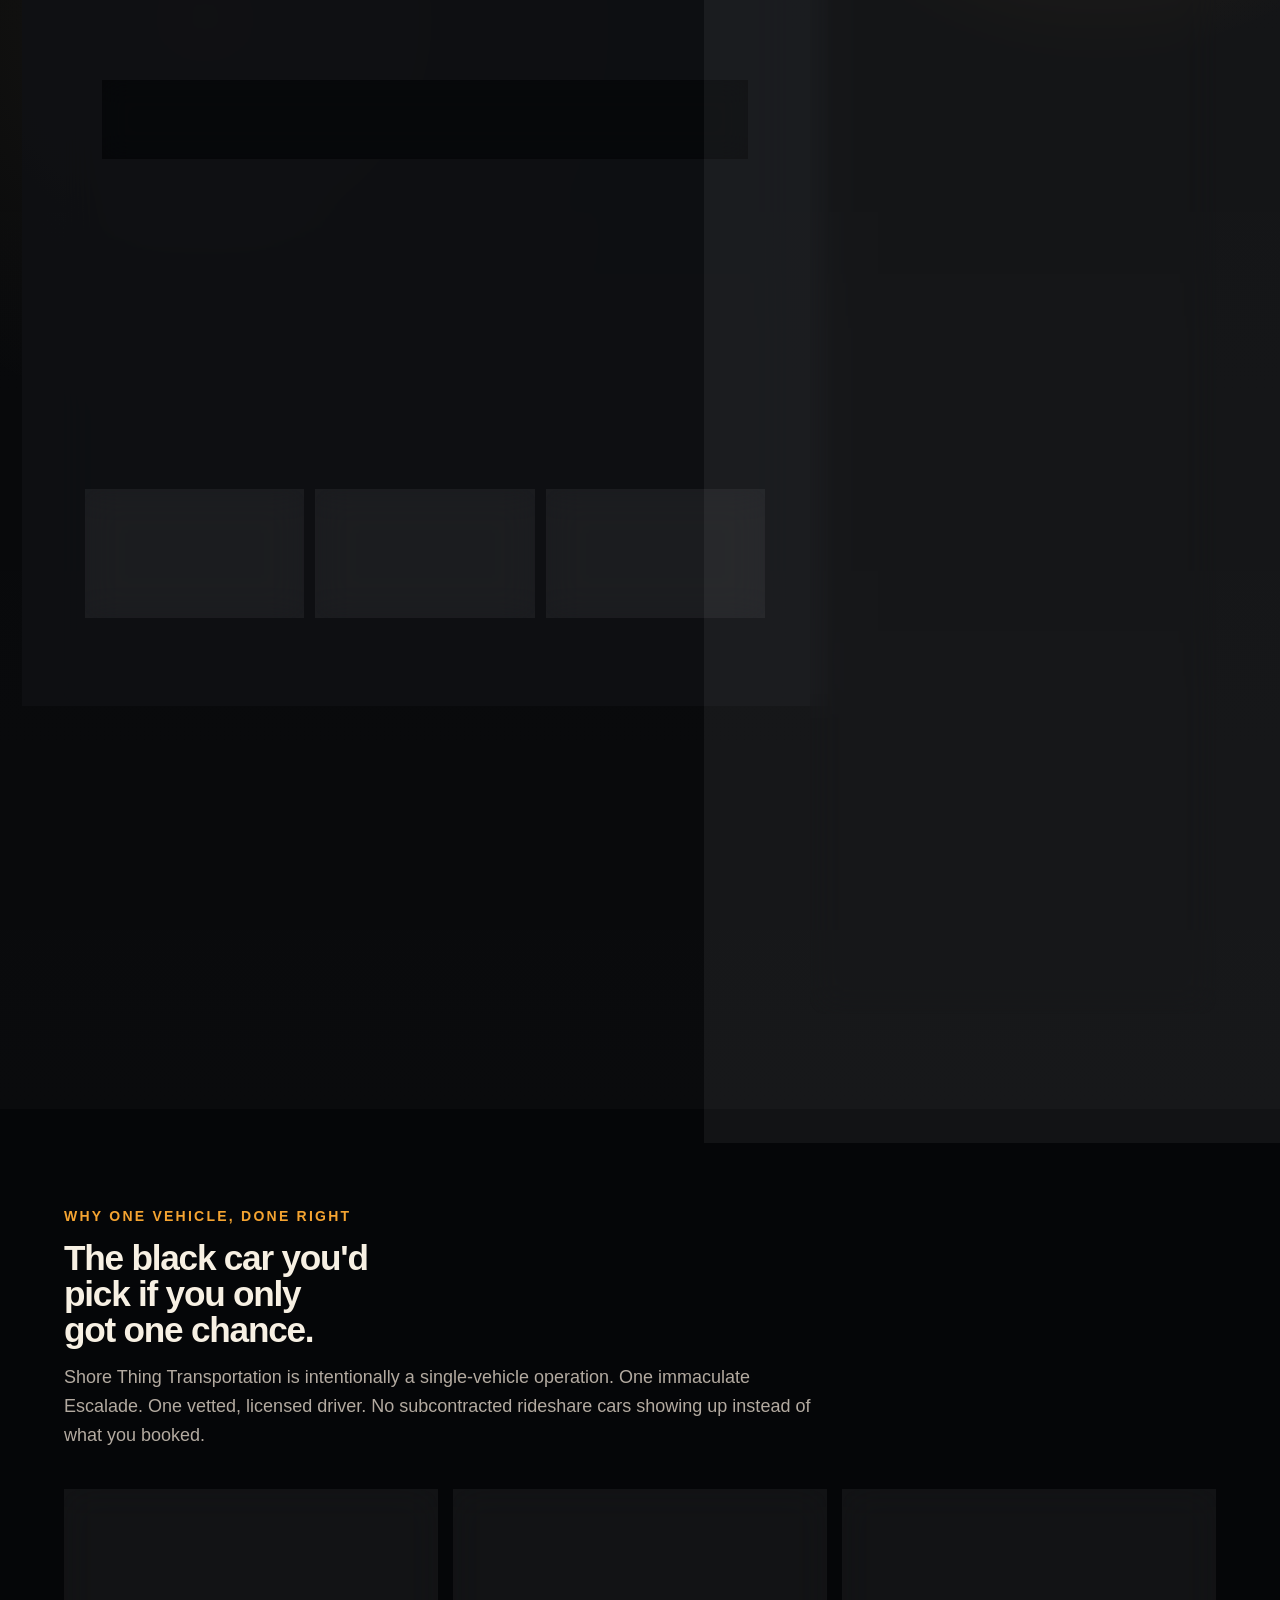
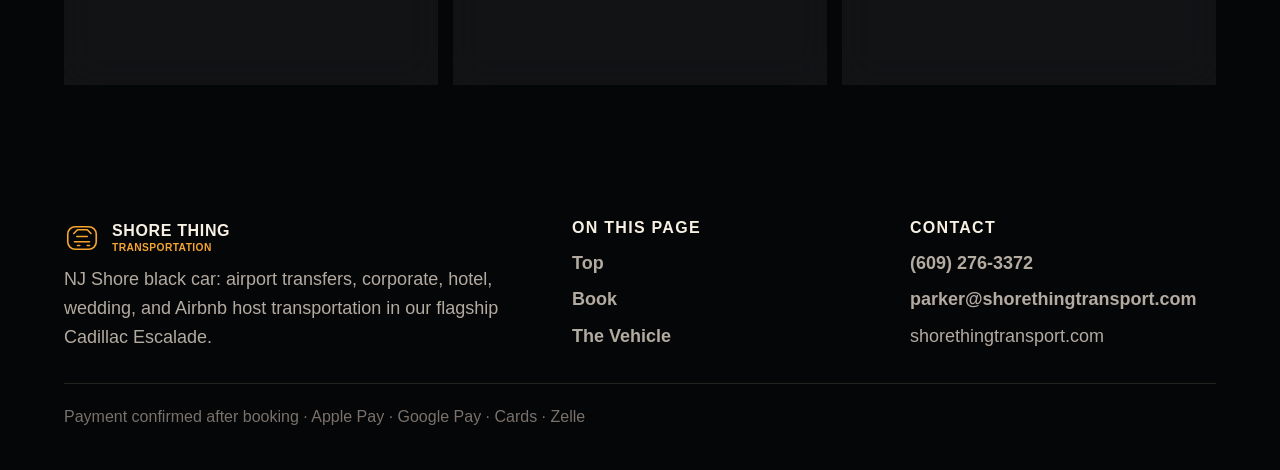
<file: fleet.html>
<!doctype html>
<html lang="en">
  <head>
    <meta charset="utf-8" />
    <meta name="viewport" content="width=device-width, initial-scale=1" />
    <meta http-equiv="refresh" content="0; url=index.html#vehicle" />
    <title>Redirecting | Shore Thing Transportation</title>
    <link rel="stylesheet" href="styles.css" />
    <script>
      window.location.replace("index.html#vehicle");
    </script>
  </head>
  <body>
    <main class="section" aria-label="Redirect notice" style="max-width: var(--content-wide); margin-inline: auto;">
      <p class="eyebrow">Redirecting</p>
      <h1>Vehicle details moved.</h1>
      <p class="hero-lede">If you are not redirected automatically, use the button below.</p>
      <a class="button button-primary" href="index.html#vehicle">Go to the Escalade section</a>
      <noscript>
        <p class="hero-lede">JavaScript is disabled. Use this link: <a href="index.html#vehicle">index.html#vehicle</a>.</p>
      </noscript>
    </main>
  </body>
</html>
</file>
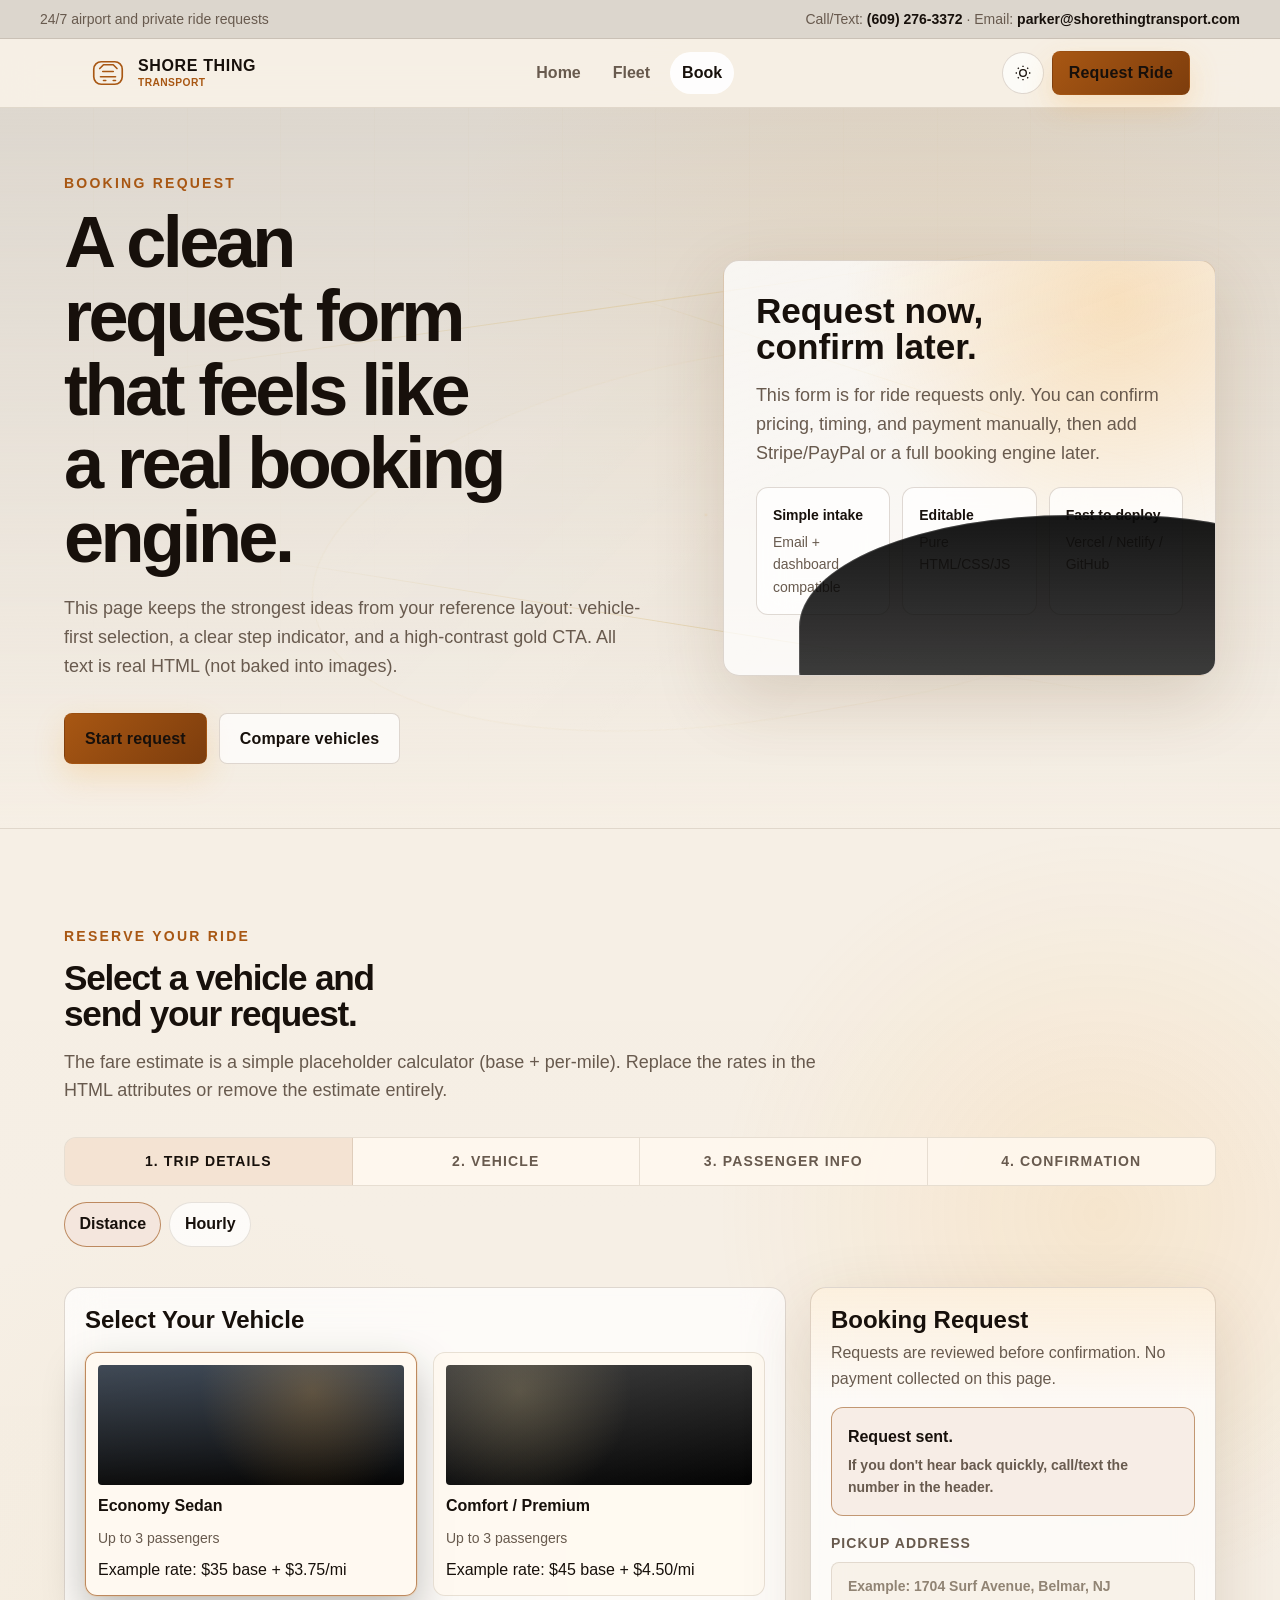
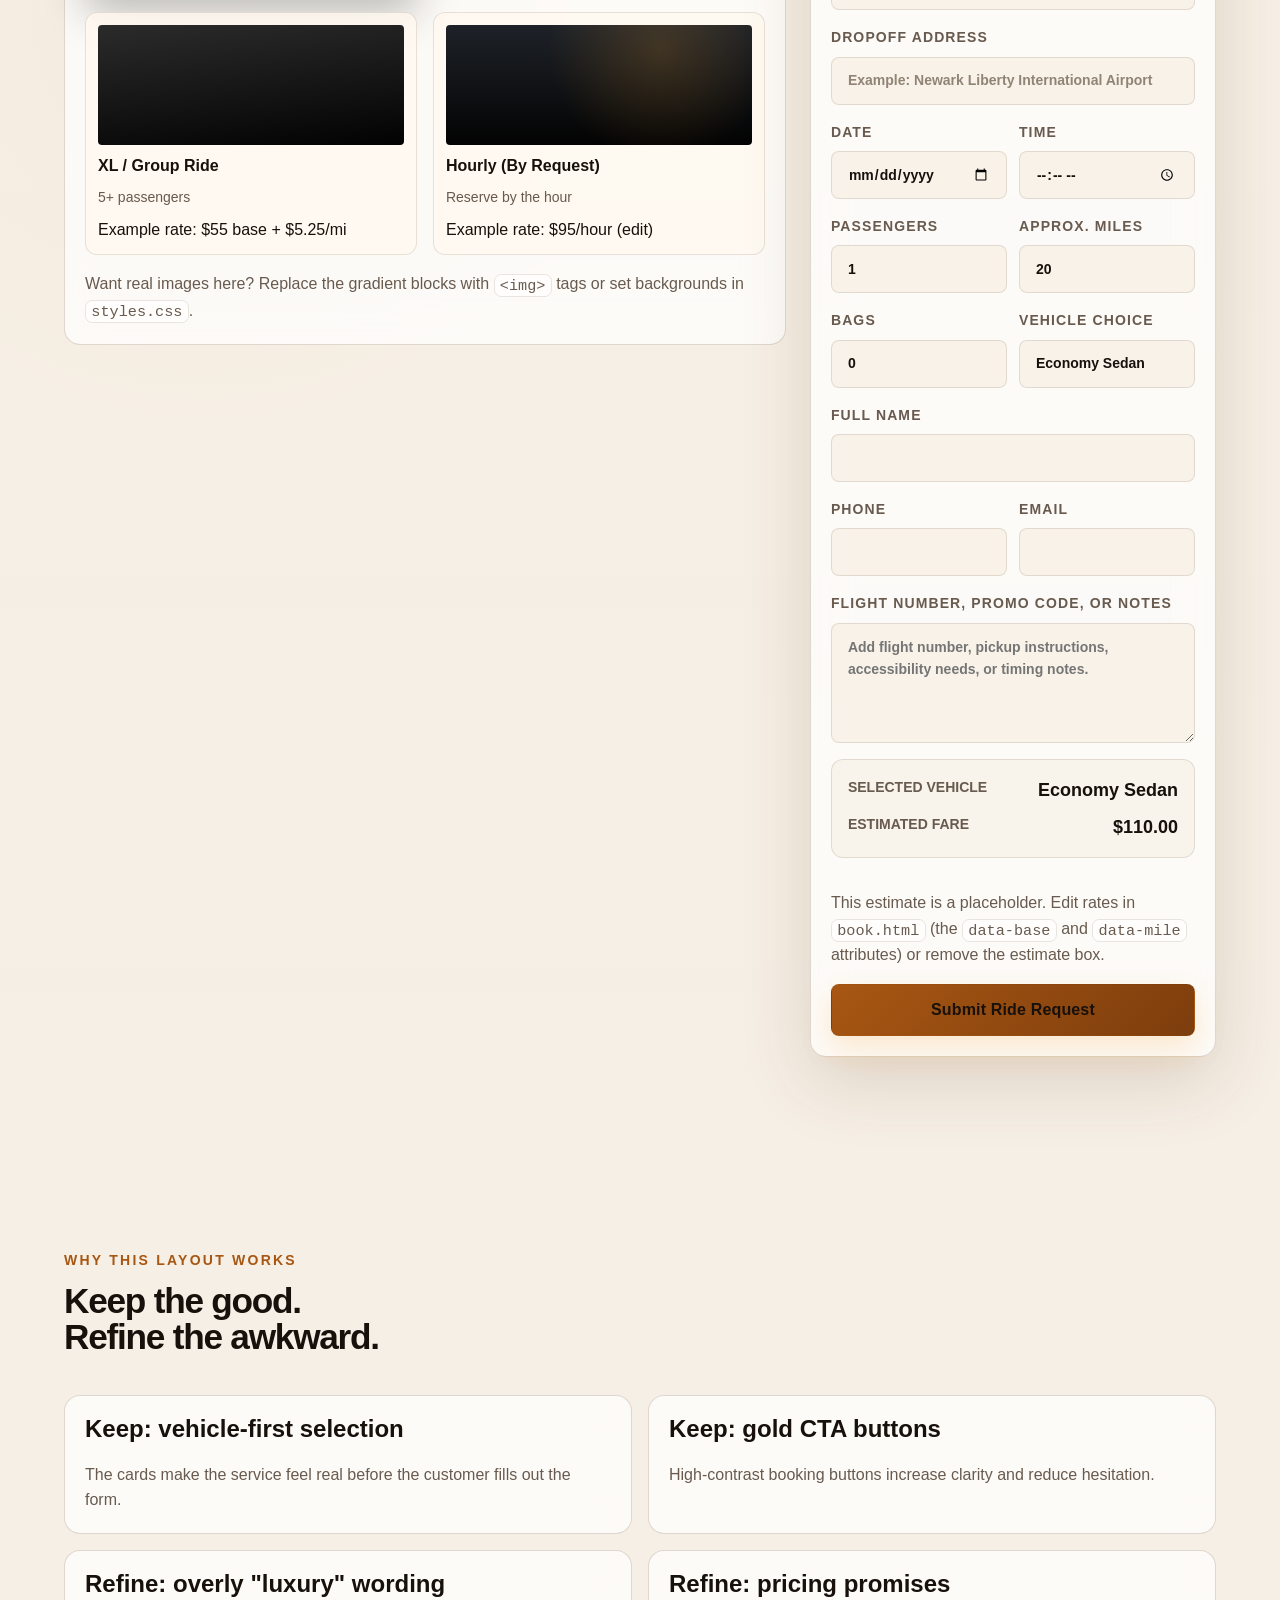
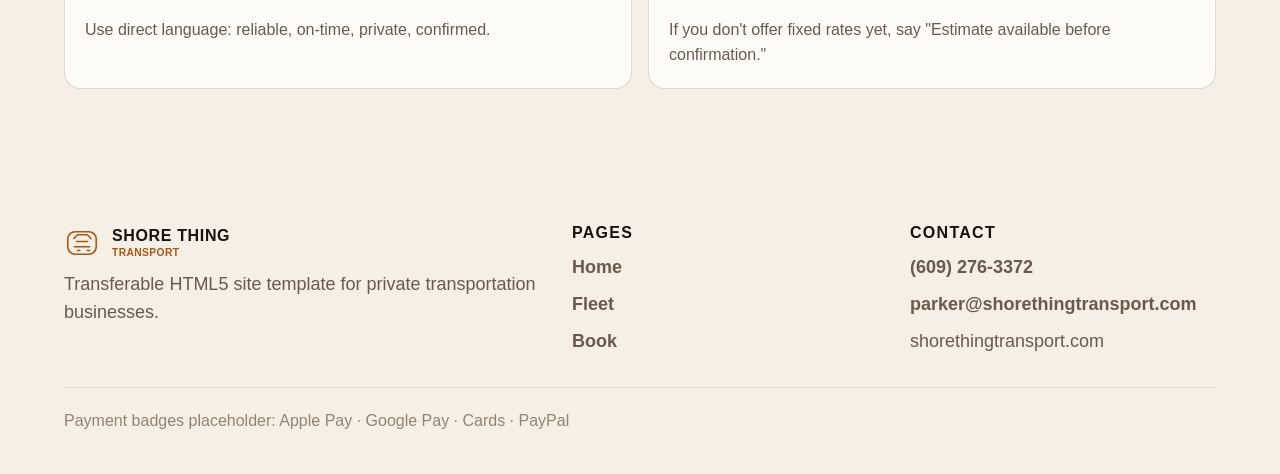
<file: shore-thing-transport-site/book.html>
<!doctype html>
<html lang="en">
  <head>
    <meta charset="utf-8" />
    <meta name="viewport" content="width=device-width, initial-scale=1" />
    <title>Shore Thing Transport | Booking Request</title>
    <meta
      name="description"
      content="Booking request page template: vehicle selection + request form. Works as a clean static HTML intake page."
    />
    <meta property="og:title" content="Shore Thing Transport | Booking Request" />
    <meta property="og:description" content="Request a ride with trip details and vehicle selection." />
    <meta property="og:type" content="website" />
    <link rel="preconnect" href="https://api.fontshare.com" />
    <link
      href="https://api.fontshare.com/v2/css?f[]=cabinet-grotesk@500,700,800&f[]=satoshi@400,500,700&display=swap"
      rel="stylesheet"
    />
    <link rel="stylesheet" href="styles.css" />
    <script src="script.js" defer></script>
  </head>
  <body>
    <a class="skip-link" href="#main">Skip to main content</a>

    <div class="topbar" aria-label="Quick contact">
      <div>24/7 airport and private ride requests</div>
      <div>
        Call/Text:
        <a href="tel:+16092763372">(609) 276-3372</a>
        <span aria-hidden="true">&middot;</span>
        Email:
        <a href="mailto:parker@shorethingtransport.com">parker@shorethingtransport.com</a>
      </div>
    </div>

    <header class="site-header" aria-label="Primary navigation">
      <div class="header-inner">
        <a class="brand" href="index.html" aria-label="Shore Thing Transport home">
          <svg class="brand-mark" viewBox="0 0 48 48" aria-hidden="true">
            <rect x="5" y="9" width="38" height="30" rx="10"></rect>
            <path d="M14 29h20M17 22h14M18 34h3M31 34h3"></path>
            <path d="M13 18l5-5h13l5 5"></path>
          </svg>
          <span>
            <strong>Shore Thing</strong>
            <small>Transport</small>
          </span>
        </a>

        <button
          class="nav-toggle"
          type="button"
          aria-label="Open navigation menu"
          aria-expanded="false"
          aria-controls="primary-nav"
          data-nav-toggle
        >
          <span class="nav-toggle-bars" aria-hidden="true"></span>
        </button>

        <nav class="nav-links" id="primary-nav" aria-label="Site pages" data-nav-links>
          <a href="index.html">Home</a>
          <a href="fleet.html">Fleet</a>
          <a href="book.html" aria-current="page">Book</a>
        </nav>

        <div class="header-actions">
          <button class="theme-toggle" type="button" data-theme-toggle aria-label="Switch color theme"></button>
          <a class="button button-small button-primary" href="#reserve">Request Ride</a>
        </div>
      </div>
    </header>

    <main id="main">
      <section class="hero hero-compact" aria-labelledby="book-hero-title">
        <div class="hero-background" aria-hidden="true">
          <span class="map-line line-one"></span>
          <span class="map-line line-two"></span>
          <span class="map-line line-three"></span>
        </div>

        <div class="hero-grid">
          <div class="hero-copy">
            <p class="eyebrow">Booking request</p>
            <h1 id="book-hero-title">A clean request form that feels like a real booking engine.</h1>
            <p class="hero-lede">
              This page keeps the strongest ideas from your reference layout: vehicle-first selection, a clear step indicator,
              and a high-contrast gold CTA. All text is real HTML (not baked into images).
            </p>
            <div class="hero-actions" aria-label="Primary actions">
              <a class="button button-primary" href="#reserve">Start request</a>
              <a class="button button-secondary" href="fleet.html">Compare vehicles</a>
            </div>
          </div>

          <aside class="hero-card" aria-label="Before you submit">
            <h2>Request now, confirm later.</h2>
            <p>
              This form is for ride requests only. You can confirm pricing, timing, and payment manually, then add Stripe/PayPal
              or a full booking engine later.
            </p>

            <ul class="mini-benefits" role="list" aria-label="Highlights">
              <li><strong>Simple intake</strong><span>Email + dashboard compatible</span></li>
              <li><strong>Editable</strong><span>Pure HTML/CSS/JS</span></li>
              <li><strong>Fast to deploy</strong><span>Vercel / Netlify / GitHub</span></li>
            </ul>
          </aside>
        </div>
      </section>

      <section class="section booking-section" id="reserve" aria-labelledby="reserve-title">
        <div class="section-heading">
          <p class="eyebrow">Reserve your ride</p>
          <h2 id="reserve-title">Select a vehicle and send your request.</h2>
          <p>
            The fare estimate is a simple placeholder calculator (base + per-mile). Replace the rates in the HTML attributes or
            remove the estimate entirely.
          </p>
        </div>

        <div class="steps" aria-label="Booking process steps">
          <div class="step active">1. Trip details</div>
          <div class="step">2. Vehicle</div>
          <div class="step">3. Passenger info</div>
          <div class="step">4. Confirmation</div>
        </div>

        <div class="tabs" aria-label="Trip type tabs">
          <button class="tab active" type="button" aria-pressed="true">Distance</button>
          <button class="tab" type="button" aria-pressed="false">Hourly</button>
        </div>

        <div class="booking-grid">
          <div class="vehicle-panel" aria-labelledby="vehicles-title">
            <h3 id="vehicles-title">Select Your Vehicle</h3>

            <div class="vehicle-grid">
              <button
                class="vehicle-card is-selected"
                type="button"
                data-vehicle="Economy Sedan"
                data-base="35"
                data-mile="3.75"
              >
                <span class="vehicle-image image-escalade" aria-hidden="true"></span>
                <strong>Economy Sedan</strong>
                <small>Up to 3 passengers</small>
                <span>Example rate: $35 base + $3.75/mi</span>
              </button>

              <button class="vehicle-card" type="button" data-vehicle="Comfort / Premium" data-base="45" data-mile="4.50">
                <span class="vehicle-image image-suburban" aria-hidden="true"></span>
                <strong>Comfort / Premium</strong>
                <small>Up to 3 passengers</small>
                <span>Example rate: $45 base + $4.50/mi</span>
              </button>

              <button class="vehicle-card" type="button" data-vehicle="XL / Group Ride" data-base="55" data-mile="5.25">
                <span class="vehicle-image image-premium" aria-hidden="true"></span>
                <strong>XL / Group Ride</strong>
                <small>5+ passengers</small>
                <span>Example rate: $55 base + $5.25/mi</span>
              </button>

              <button class="vehicle-card" type="button" data-vehicle="Hourly (By Request)" data-base="95" data-mile="0">
                <span class="vehicle-image image-sedan" aria-hidden="true"></span>
                <strong>Hourly (By Request)</strong>
                <small>Reserve by the hour</small>
                <span>Example rate: $95/hour (edit)</span>
              </button>
            </div>

            <p class="booking-note">
              Want real images here? Replace the gradient blocks with <code>&lt;img&gt;</code> tags or set backgrounds in
              <code>styles.css</code>.
            </p>
          </div>

          <form
            class="booking-form"
            name="booking-request"
            method="POST"
            action="book.html?success=1"
            data-netlify="true"
            data-netlify-honeypot="bot-field"
            aria-labelledby="form-title"
          >
            <input type="hidden" name="form-name" value="booking-request" />

            <p class="sr-only">
              <label>
                Don't fill this out if you're human:
                <input name="bot-field" />
              </label>
            </p>

            <div class="form-header">
              <h3 id="form-title">Booking Request</h3>
              <p>Requests are reviewed before confirmation. No payment collected on this page.</p>
            </div>

            <div class="inline-alert" data-success-message hidden>
              <strong>Request sent.</strong>
              <span>If you don't hear back quickly, call/text the number in the header.</span>
            </div>

            <label>
              Pickup address
              <input
                type="text"
                name="pickup"
                placeholder="Example: 1704 Surf Avenue, Belmar, NJ"
                autocomplete="street-address"
                required
              />
            </label>

            <label>
              Dropoff address
              <input type="text" name="dropoff" placeholder="Example: Newark Liberty International Airport" required />
            </label>

            <div class="form-row">
              <label>
                Date
                <input type="date" name="date" required />
              </label>
              <label>
                Time
                <input type="time" name="time" required />
              </label>
            </div>

            <div class="form-row">
              <label>
                Passengers
                <input type="number" name="passengers" min="1" max="14" value="1" required />
              </label>
              <label>
                Approx. miles
                <input type="number" name="miles" min="1" max="300" value="20" data-mile-input />
              </label>
            </div>

            <div class="form-row">
              <label>
                Bags
                <input type="number" name="bags" min="0" max="20" value="0" />
              </label>
              <label>
                Vehicle choice
                <input type="text" name="vehicle" data-selected-vehicle-input readonly />
              </label>
            </div>

            <label>
              Full name
              <input type="text" name="name" autocomplete="name" required />
            </label>

            <div class="form-row">
              <label>
                Phone
                <input type="tel" name="phone" autocomplete="tel" required />
              </label>
              <label>
                Email
                <input type="email" name="email" autocomplete="email" required />
              </label>
            </div>

            <label>
              Flight number, promo code, or notes
              <textarea
                name="notes"
                rows="4"
                placeholder="Add flight number, pickup instructions, accessibility needs, or timing notes."
              ></textarea>
            </label>

            <div class="estimate-box" aria-live="polite">
              <span>Selected vehicle</span>
              <strong data-selected-vehicle>Economy Sedan</strong>
              <span>Estimated fare</span>
              <strong data-estimate>$110.00</strong>
            </div>

            <p class="form-fineprint">
              This estimate is a placeholder. Edit rates in <code>book.html</code> (the <code>data-base</code> and
              <code>data-mile</code> attributes) or remove the estimate box.
            </p>

            <button class="button button-primary button-full" type="submit">Submit Ride Request</button>
          </form>
        </div>
      </section>

      <section class="section proof-section" aria-labelledby="why-title">
        <div class="section-heading">
          <p class="eyebrow">Why this layout works</p>
          <h2 id="why-title">Keep the good. Refine the awkward.</h2>
        </div>

        <div class="proof-grid">
          <article>
            <strong>Keep: vehicle-first selection</strong>
            <p>The cards make the service feel real before the customer fills out the form.</p>
          </article>
          <article>
            <strong>Keep: gold CTA buttons</strong>
            <p>High-contrast booking buttons increase clarity and reduce hesitation.</p>
          </article>
          <article>
            <strong>Refine: overly &quot;luxury&quot; wording</strong>
            <p>Use direct language: reliable, on-time, private, confirmed.</p>
          </article>
          <article>
            <strong>Refine: pricing promises</strong>
            <p>If you don't offer fixed rates yet, say &quot;Estimate available before confirmation.&quot;</p>
          </article>
        </div>
      </section>
    </main>

    <footer class="site-footer" aria-label="Footer">
      <div class="footer-grid">
        <div>
          <div class="brand footer-brand">
            <svg class="brand-mark" viewBox="0 0 48 48" aria-hidden="true">
              <rect x="5" y="9" width="38" height="30" rx="10"></rect>
              <path d="M14 29h20M17 22h14M18 34h3M31 34h3"></path>
              <path d="M13 18l5-5h13l5 5"></path>
            </svg>
            <span>
              <strong>Shore Thing</strong>
              <small>Transport</small>
            </span>
          </div>
          <p>Transferable HTML5 site template for private transportation businesses.</p>
        </div>
        <div>
          <h2 class="footer-title">Pages</h2>
          <ul class="footer-links" role="list">
            <li><a href="index.html">Home</a></li>
            <li><a href="fleet.html">Fleet</a></li>
            <li><a href="book.html" aria-current="page">Book</a></li>
          </ul>
        </div>
        <div>
          <h2 class="footer-title">Contact</h2>
          <ul class="footer-links" role="list">
            <li><a href="tel:+16092763372">(609) 276-3372</a></li>
            <li><a href="mailto:parker@shorethingtransport.com">parker@shorethingtransport.com</a></li>
            <li>shorethingtransport.com</li>
          </ul>
        </div>
      </div>
      <div class="footer-bottom">
        <span>Payment badges placeholder: Apple Pay &middot; Google Pay &middot; Cards &middot; PayPal</span>
      </div>
    </footer>
  </body>
</html>
</file>
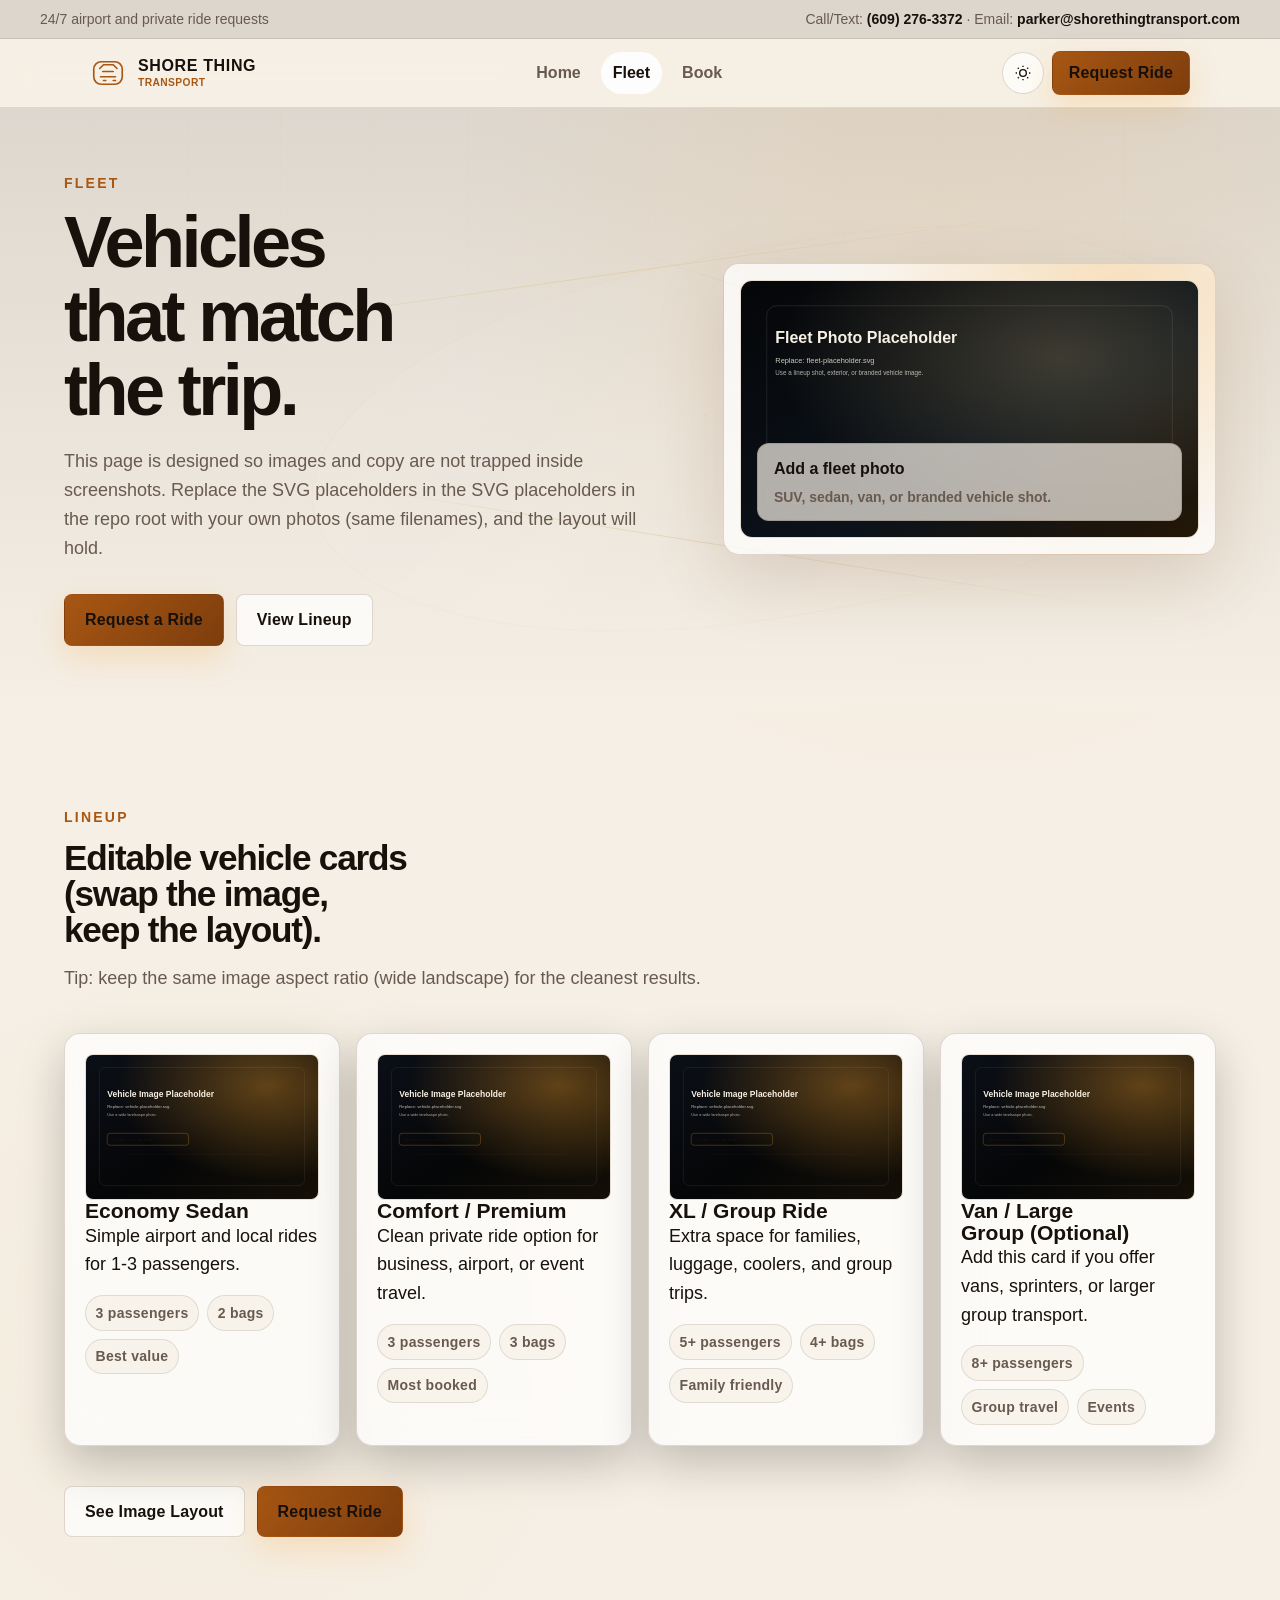
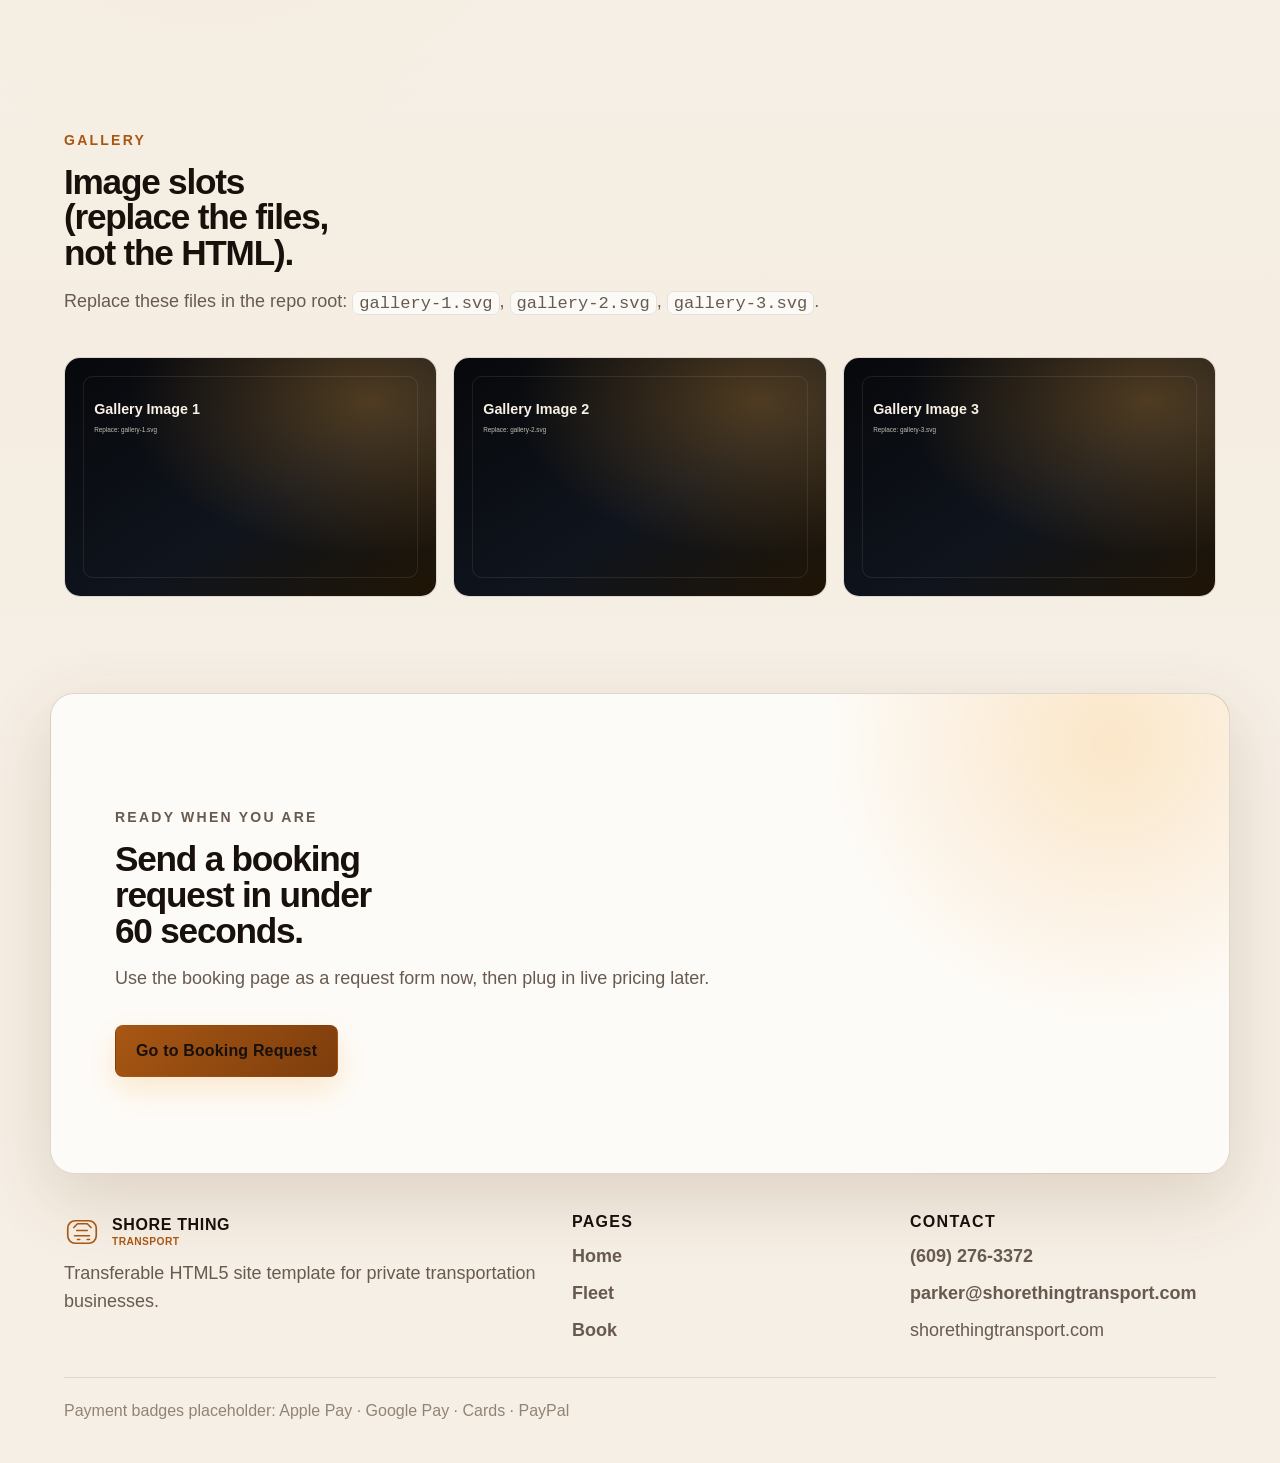
<file: shore-thing-transport-site/fleet.html>
<!doctype html>
<html lang="en">
  <head>
    <meta charset="utf-8" />
    <meta name="viewport" content="width=device-width, initial-scale=1" />
    <title>Shore Thing Transport | Fleet</title>
    <meta name="description" content="Editable fleet page for Shore Thing Transport. Swap images, rename vehicles, and update capacities." />
    <meta property="og:title" content="Shore Thing Transport | Fleet" />
    <meta property="og:description" content="Vehicle options for airport transfers, local rides, and event transport." />
    <meta property="og:type" content="website" />
    <link rel="preconnect" href="https://api.fontshare.com" />
    <link
      href="https://api.fontshare.com/v2/css?f[]=cabinet-grotesk@500,700,800&f[]=satoshi@400,500,700&display=swap"
      rel="stylesheet"
    />
    <link rel="stylesheet" href="styles.css" />
    <script src="script.js" defer></script>
  </head>
  <body>
    <a class="skip-link" href="#main">Skip to main content</a>

    <div class="topbar" aria-label="Quick contact">
      <div>24/7 airport and private ride requests</div>
      <div>
        Call/Text:
        <a href="tel:+16092763372">(609) 276-3372</a>
        <span aria-hidden="true">&middot;</span>
        Email:
        <a href="mailto:parker@shorethingtransport.com">parker@shorethingtransport.com</a>
      </div>
    </div>

    <header class="site-header" aria-label="Primary navigation">
      <div class="header-inner">
        <a class="brand" href="index.html" aria-label="Shore Thing Transport home">
          <svg class="brand-mark" viewBox="0 0 48 48" aria-hidden="true">
            <rect x="5" y="9" width="38" height="30" rx="10"></rect>
            <path d="M14 29h20M17 22h14M18 34h3M31 34h3"></path>
            <path d="M13 18l5-5h13l5 5"></path>
          </svg>
          <span>
            <strong>Shore Thing</strong>
            <small>Transport</small>
          </span>
        </a>

        <button
          class="nav-toggle"
          type="button"
          aria-label="Open navigation menu"
          aria-expanded="false"
          aria-controls="primary-nav"
          data-nav-toggle
        >
          <span class="nav-toggle-bars" aria-hidden="true"></span>
        </button>

        <nav class="nav-links" id="primary-nav" aria-label="Site pages" data-nav-links>
          <a href="index.html">Home</a>
          <a href="fleet.html" aria-current="page">Fleet</a>
          <a href="book.html">Book</a>
        </nav>

        <div class="header-actions">
          <button class="theme-toggle" type="button" data-theme-toggle aria-label="Switch color theme"></button>
          <a class="button button-small button-primary" href="book.html">Request Ride</a>
        </div>
      </div>
    </header>

    <main id="main">
      <section class="hero hero-compact" aria-labelledby="fleet-hero-title">
        <div class="hero-background" aria-hidden="true">
          <span class="map-line line-one"></span>
          <span class="map-line line-two"></span>
          <span class="map-line line-three"></span>
        </div>

        <div class="hero-grid">
          <div class="hero-copy">
            <p class="eyebrow">Fleet</p>
            <h1 id="fleet-hero-title">Vehicles that match the trip.</h1>
            <p class="hero-lede">
              This page is designed so images and copy are not trapped inside screenshots. Replace the SVG placeholders in
              the SVG placeholders in the repo root with your own photos (same filenames), and the layout will hold.
            </p>
            <div class="hero-actions" aria-label="Primary actions">
              <a class="button button-primary" href="book.html">Request a Ride</a>
              <a class="button button-secondary" href="#lineup">View Lineup</a>
            </div>
          </div>

          <aside class="hero-card hero-media" aria-label="Fleet hero image">
            <figure class="media-frame">
              <img
                src="fleet-placeholder.svg"
                alt="Fleet photo placeholder. Replace fleet-placeholder.svg with a photo of your vehicles."
                width="1600"
                height="900"
                loading="lazy"
              />
              <figcaption class="media-overlay">
                <strong>Add a fleet photo</strong>
                <span>SUV, sedan, van, or branded vehicle shot.</span>
              </figcaption>
            </figure>
          </aside>
        </div>
      </section>

      <section class="section" id="lineup" aria-labelledby="lineup-title">
        <div class="section-heading">
          <p class="eyebrow">Lineup</p>
          <h2 id="lineup-title">Editable vehicle cards (swap the image, keep the layout).</h2>
          <p>Tip: keep the same image aspect ratio (wide landscape) for the cleanest results.</p>
        </div>

        <div class="card-grid card-grid-4">
          <article class="feature-card">
            <figure class="media-mini">
              <img src="vehicle-placeholder.svg" alt="Vehicle image placeholder." width="1200" height="750" loading="lazy" />
            </figure>
            <h3>Economy Sedan</h3>
            <p>Simple airport and local rides for 1-3 passengers.</p>
            <div class="badge-row">
              <span class="badge">3 passengers</span>
              <span class="badge">2 bags</span>
              <span class="badge">Best value</span>
            </div>
          </article>

          <article class="feature-card">
            <figure class="media-mini">
              <img src="vehicle-placeholder.svg" alt="Vehicle image placeholder." width="1200" height="750" loading="lazy" />
            </figure>
            <h3>Comfort / Premium</h3>
            <p>Clean private ride option for business, airport, or event travel.</p>
            <div class="badge-row">
              <span class="badge">3 passengers</span>
              <span class="badge">3 bags</span>
              <span class="badge">Most booked</span>
            </div>
          </article>

          <article class="feature-card">
            <figure class="media-mini">
              <img src="vehicle-placeholder.svg" alt="Vehicle image placeholder." width="1200" height="750" loading="lazy" />
            </figure>
            <h3>XL / Group Ride</h3>
            <p>Extra space for families, luggage, coolers, and group trips.</p>
            <div class="badge-row">
              <span class="badge">5+ passengers</span>
              <span class="badge">4+ bags</span>
              <span class="badge">Family friendly</span>
            </div>
          </article>

          <article class="feature-card">
            <figure class="media-mini">
              <img src="vehicle-placeholder.svg" alt="Vehicle image placeholder." width="1200" height="750" loading="lazy" />
            </figure>
            <h3>Van / Large Group (Optional)</h3>
            <p>Add this card if you offer vans, sprinters, or larger group transport.</p>
            <div class="badge-row">
              <span class="badge">8+ passengers</span>
              <span class="badge">Group travel</span>
              <span class="badge">Events</span>
            </div>
          </article>
        </div>

        <div class="section-actions">
          <a class="button button-secondary" href="#gallery">See Image Layout</a>
          <a class="button button-primary" href="book.html">Request Ride</a>
        </div>
      </section>

      <section class="section services-section" id="gallery" aria-labelledby="gallery-title">
        <div class="section-heading">
          <p class="eyebrow">Gallery</p>
          <h2 id="gallery-title">Image slots (replace the files, not the HTML).</h2>
          <p>
            Replace these files in the repo root:
            <code>gallery-1.svg</code>, <code>gallery-2.svg</code>, <code>gallery-3.svg</code>.
          </p>
        </div>

        <div class="gallery-grid" role="list">
          <figure class="gallery-item" role="listitem">
            <img src="gallery-1.svg" alt="Gallery placeholder image 1." width="1400" height="900" loading="lazy" />
          </figure>
          <figure class="gallery-item" role="listitem">
            <img src="gallery-2.svg" alt="Gallery placeholder image 2." width="1400" height="900" loading="lazy" />
          </figure>
          <figure class="gallery-item" role="listitem">
            <img src="gallery-3.svg" alt="Gallery placeholder image 3." width="1400" height="900" loading="lazy" />
          </figure>
        </div>
      </section>

      <section class="section final-cta" aria-labelledby="cta-title">
        <p class="eyebrow">Ready when you are</p>
        <h2 id="cta-title">Send a booking request in under 60 seconds.</h2>
        <p>Use the booking page as a request form now, then plug in live pricing later.</p>
        <a class="button button-primary" href="book.html">Go to Booking Request</a>
      </section>
    </main>

    <footer class="site-footer" aria-label="Footer">
      <div class="footer-grid">
        <div>
          <div class="brand footer-brand">
            <svg class="brand-mark" viewBox="0 0 48 48" aria-hidden="true">
              <rect x="5" y="9" width="38" height="30" rx="10"></rect>
              <path d="M14 29h20M17 22h14M18 34h3M31 34h3"></path>
              <path d="M13 18l5-5h13l5 5"></path>
            </svg>
            <span>
              <strong>Shore Thing</strong>
              <small>Transport</small>
            </span>
          </div>
          <p>Transferable HTML5 site template for private transportation businesses.</p>
        </div>
        <div>
          <h2 class="footer-title">Pages</h2>
          <ul class="footer-links" role="list">
            <li><a href="index.html">Home</a></li>
            <li><a href="fleet.html" aria-current="page">Fleet</a></li>
            <li><a href="book.html">Book</a></li>
          </ul>
        </div>
        <div>
          <h2 class="footer-title">Contact</h2>
          <ul class="footer-links" role="list">
            <li><a href="tel:+16092763372">(609) 276-3372</a></li>
            <li><a href="mailto:parker@shorethingtransport.com">parker@shorethingtransport.com</a></li>
            <li>shorethingtransport.com</li>
          </ul>
        </div>
      </div>
      <div class="footer-bottom">
        <span>Payment badges placeholder: Apple Pay &middot; Google Pay &middot; Cards &middot; PayPal</span>
      </div>
    </footer>
  </body>
</html>
</file>
<file: styles.css>
:root {
  --text-xs: clamp(0.75rem, 0.7rem + 0.25vw, 0.875rem);
  --text-sm: clamp(0.875rem, 0.8rem + 0.35vw, 1rem);
  --text-base: clamp(1rem, 0.95rem + 0.25vw, 1.125rem);
  --text-lg: clamp(1.125rem, 1rem + 0.75vw, 1.5rem);
  --text-xl: clamp(1.5rem, 1.2rem + 1.25vw, 2.25rem);
  --text-2xl: clamp(2.4rem, 1.15rem + 4.2vw, 5.4rem);

  --space-1: 0.25rem;
  --space-2: 0.5rem;
  --space-3: 0.75rem;
  --space-4: 1rem;
  --space-5: 1.25rem;
  --space-6: 1.5rem;
  --space-8: 2rem;
  --space-10: 2.5rem;
  --space-12: 3rem;
  --space-16: 4rem;
  --space-20: 5rem;
  --space-24: 6rem;

  --radius-sm: 0.375rem;
  --radius-md: 0.5rem;
  --radius-lg: 0.75rem;
  --radius-xl: 1rem;
  --radius-full: 9999px;

  --font-display: "Cabinet Grotesk", "Arial", sans-serif;
  --font-body: "Satoshi", "Inter", sans-serif;
  --transition-interactive: 180ms cubic-bezier(0.16, 1, 0.3, 1);
  --content-wide: 1180px;
}

:root,
[data-theme="dark"] {
  --color-bg: #050608;
  --color-surface: #0d0f12;
  --color-surface-2: #151311;
  --color-card: rgba(255, 255, 255, 0.055);
  --color-card-strong: rgba(255, 255, 255, 0.09);
  --color-border: rgba(247, 224, 182, 0.18);
  --color-divider: rgba(247, 224, 182, 0.12);
  --color-text: #f7f0e3;
  --color-text-muted: #b3aaa0;
  --color-text-faint: #79716a;
  --color-primary: #f5a431;
  --color-primary-hover: #ffba4f;
  --color-primary-active: #d77d1d;
  --color-gold: #d8bd7f;
  --color-copper: #9c6332;
  --shadow-lg: 0 24px 70px rgba(0, 0, 0, 0.45);
}

[data-theme="light"] {
  --color-bg: #f6efe5;
  --color-surface: #fff9ef;
  --color-surface-2: #efe3d3;
  --color-card: rgba(255, 255, 255, 0.72);
  --color-card-strong: rgba(255, 255, 255, 0.92);
  --color-border: rgba(82, 53, 23, 0.18);
  --color-divider: rgba(82, 53, 23, 0.13);
  --color-text: #17100b;
  --color-text-muted: #685a4e;
  --color-text-faint: #918474;
  --color-primary: #a85713;
  --color-primary-hover: #7d3d0d;
  --color-primary-active: #5f2c08;
  --color-gold: #835d1d;
  --color-copper: #be6c26;
  --shadow-lg: 0 24px 70px rgba(96, 59, 21, 0.16);
}

*,
*::before,
*::after {
  box-sizing: border-box;
  margin: 0;
  padding: 0;
}

html {
  -moz-text-size-adjust: none;
  -webkit-text-size-adjust: none;
  text-size-adjust: none;
  -webkit-font-smoothing: antialiased;
  scroll-behavior: smooth;
  scroll-padding-top: var(--space-16);
}

body {
  min-height: 100dvh;
  font-family: var(--font-body);
  font-size: var(--text-base);
  line-height: 1.6;
  color: var(--color-text);
  background:
    radial-gradient(circle at 74% 9%, rgba(245, 164, 49, 0.12), transparent 32rem),
    radial-gradient(circle at 16% 44%, rgba(216, 189, 127, 0.08), transparent 26rem),
    var(--color-bg);
}

img,
svg {
  display: block;
  max-width: 100%;
  height: auto;
}

a {
  color: inherit;
  text-decoration: none;
}

code {
  font-family: ui-monospace, SFMono-Regular, Menlo, Monaco, Consolas, "Liberation Mono", "Courier New", monospace;
  font-size: 0.95em;
  padding: 0.1em 0.35em;
  border: 1px solid var(--color-divider);
  border-radius: 0.45rem;
  background: var(--color-card);
}

button,
input,
textarea {
  font: inherit;
}

button {
  cursor: pointer;
}

::selection {
  color: #17100b;
  background: var(--color-primary);
}

:focus-visible {
  outline: 2px solid var(--color-primary);
  outline-offset: 3px;
}

.skip-link {
  position: fixed;
  inset-block-start: var(--space-3);
  inset-inline-start: var(--space-3);
  z-index: 100;
  transform: translateY(-150%);
  border-radius: var(--radius-full);
  padding: var(--space-2) var(--space-4);
  color: #17100b;
  background: var(--color-primary);
}

.skip-link:focus {
  transform: translateY(0);
}

.sr-only {
  position: absolute;
  width: 1px;
  height: 1px;
  padding: 0;
  margin: -1px;
  overflow: hidden;
  clip: rect(0, 0, 0, 0);
  white-space: nowrap;
  border-width: 0;
}

.topbar {
  display: flex;
  justify-content: space-between;
  gap: var(--space-3);
  flex-wrap: wrap;
  padding: var(--space-2) clamp(var(--space-4), 4vw, var(--space-10));
  border-bottom: 1px solid var(--color-divider);
  background: color-mix(in oklab, var(--color-bg) 92%, black);
  color: var(--color-text-muted);
  font-size: var(--text-xs);
}

.topbar a {
  color: var(--color-text);
  font-weight: 800;
}

.site-header {
  position: sticky;
  top: 0;
  z-index: 50;
  border-bottom: 1px solid var(--color-divider);
  background: color-mix(in oklab, var(--color-bg) 88%, transparent);
  backdrop-filter: blur(18px);
}

.header-inner {
  position: relative;
  display: flex;
  align-items: center;
  justify-content: space-between;
  gap: var(--space-4);
  padding: var(--space-3) clamp(var(--space-4), 4vw, var(--space-10));
  max-width: var(--content-wide);
  margin-inline: auto;
}

.brand {
  display: inline-flex;
  align-items: center;
  gap: var(--space-3);
  min-width: max-content;
}

.brand-mark {
  width: 2.25rem;
  color: var(--color-primary);
  fill: none;
  stroke: currentColor;
  stroke-linecap: round;
  stroke-linejoin: round;
  stroke-width: 2.2;
}

.brand strong,
.brand small {
  display: block;
  letter-spacing: 0.04em;
  line-height: 1;
  text-transform: uppercase;
}

.brand strong {
  font-family: var(--font-display);
  font-size: var(--text-sm);
}

.brand small {
  margin-top: var(--space-1);
  color: var(--color-primary);
  font-size: 0.64rem;
  font-weight: 800;
}

.nav-links,
.header-actions {
  display: flex;
  align-items: center;
  gap: var(--space-2);
}

.nav-links a {
  border-radius: var(--radius-full);
  padding: var(--space-2) var(--space-3);
  color: var(--color-text-muted);
  font-size: var(--text-sm);
  font-weight: 700;
}

.nav-links a:hover {
  color: var(--color-text);
  background: var(--color-card);
}

.nav-links a[aria-current="page"] {
  color: var(--color-text);
  background: var(--color-card-strong);
}

.nav-toggle {
  display: none;
  width: 2.6rem;
  height: 2.6rem;
  place-items: center;
  border: 1px solid var(--color-border);
  border-radius: var(--radius-full);
  color: var(--color-text);
  background: var(--color-card);
}

.nav-toggle-bars {
  position: relative;
  width: 1.1rem;
  height: 0.7rem;
}

.nav-toggle-bars::before,
.nav-toggle-bars::after {
  position: absolute;
  left: 0;
  right: 0;
  height: 2px;
  content: "";
  border-radius: 999px;
  background: currentColor;
  opacity: 0.92;
}

.nav-toggle-bars::before {
  top: 0;
}

.nav-toggle-bars::after {
  bottom: 0;
}

.theme-toggle {
  display: grid;
  width: 2.6rem;
  height: 2.6rem;
  place-items: center;
  border: 1px solid var(--color-border);
  border-radius: var(--radius-full);
  color: var(--color-text);
  background: var(--color-card);
}

.theme-toggle svg {
  width: 1rem;
  fill: none;
  stroke: currentColor;
  stroke-width: 2;
}

.button {
  display: inline-flex;
  align-items: center;
  justify-content: center;
  min-height: 2.9rem;
  border: 1px solid transparent;
  border-radius: var(--radius-md);
  padding: var(--space-3) var(--space-5);
  font-size: var(--text-sm);
  font-weight: 800;
  letter-spacing: 0.01em;
}

.button-small {
  min-height: 2.35rem;
  padding: var(--space-2) var(--space-4);
}

.button-primary {
  color: #17100b;
  background: linear-gradient(135deg, var(--color-primary), var(--color-primary-hover));
  box-shadow: 0 12px 30px rgba(245, 164, 49, 0.22);
}

.button-primary:hover {
  transform: translateY(-1px);
}

.button-secondary {
  border-color: var(--color-border);
  color: var(--color-text);
  background: var(--color-card);
}

.button-full {
  width: 100%;
}

.hero {
  position: relative;
  overflow: hidden;
  padding: clamp(var(--space-16), 12vw, 9rem) clamp(var(--space-4), 5vw, var(--space-16)) var(--space-8);
}

.hero-compact {
  padding-block: clamp(var(--space-12), 9vw, var(--space-16));
}

.hero::before {
  position: absolute;
  inset: 0;
  z-index: -2;
  content: "";
  background:
    linear-gradient(to bottom, rgba(5, 6, 8, 0.1), var(--color-bg)),
    repeating-linear-gradient(90deg, transparent 0 5.8rem, rgba(216, 189, 127, 0.04) 5.8rem 5.86rem);
}

.hero-background {
  position: absolute;
  inset: 0;
  z-index: -1;
  opacity: 0.72;
  pointer-events: none;
}

.hero-background::before {
  position: absolute;
  right: 6%;
  bottom: 15%;
  width: min(56rem, 90vw);
  height: 23rem;
  content: "";
  border: 1px solid rgba(216, 189, 127, 0.14);
  border-radius: 55% 45% 42% 58%;
  background:
    radial-gradient(circle at 45% 42%, rgba(245, 164, 49, 0.2), transparent 2px),
    radial-gradient(circle at 55% 60%, rgba(255, 255, 255, 0.14), transparent 2px),
    linear-gradient(145deg, rgba(255, 255, 255, 0.055), transparent);
  transform: rotate(-10deg);
  filter: blur(0.2px);
}

.map-line {
  position: absolute;
  height: 1px;
  background: linear-gradient(90deg, transparent, rgba(216, 189, 127, 0.58), transparent);
  transform-origin: center;
}

.line-one {
  top: 28%;
  left: 10%;
  width: 72%;
  transform: rotate(-8deg);
}

.line-two {
  top: 38%;
  right: 5%;
  width: 50%;
  transform: rotate(18deg);
}

.line-three {
  bottom: 28%;
  left: 20%;
  width: 68%;
  transform: rotate(9deg);
}

.hero-grid {
  display: grid;
  grid-template-columns: minmax(0, 1.08fr) minmax(19rem, 0.92fr);
  gap: clamp(var(--space-8), 7vw, var(--space-20));
  max-width: var(--content-wide);
  margin-inline: auto;
  align-items: center;
}

.eyebrow {
  color: var(--color-primary);
  font-size: var(--text-xs);
  font-weight: 900;
  letter-spacing: 0.16em;
  text-transform: uppercase;
}

h1,
h2,
h3 {
  font-family: var(--font-display);
  line-height: 1.02;
  text-wrap: balance;
}

h1 {
  max-width: 11ch;
  margin-top: var(--space-3);
  font-size: var(--text-2xl);
  letter-spacing: -0.05em;
}

h1 span {
  color: var(--color-primary);
}

.hero-lede {
  max-width: 48rem;
  margin-top: var(--space-5);
  color: var(--color-text-muted);
  font-size: var(--text-base);
}

.hero-actions {
  display: flex;
  flex-wrap: wrap;
  gap: var(--space-3);
  margin-top: var(--space-8);
}

.hero-card {
  position: relative;
  min-height: 26rem;
  overflow: hidden;
  border: 1px solid var(--color-border);
  border-radius: var(--radius-xl);
  padding: var(--space-8);
  background:
    linear-gradient(160deg, rgba(255, 255, 255, 0.1), transparent 42%),
    radial-gradient(circle at 80% 10%, rgba(245, 164, 49, 0.28), transparent 17rem),
    var(--color-card);
  box-shadow: var(--shadow-lg);
}

.hero-media {
  min-height: 0;
  padding: var(--space-4);
}

.hero-media::after {
  display: none;
}

.media-frame {
  position: relative;
  overflow: hidden;
  aspect-ratio: 16 / 9;
  border-radius: calc(var(--radius-xl) - var(--space-1));
  border: 1px solid var(--color-divider);
  background: color-mix(in oklab, var(--color-surface) 80%, transparent);
  box-shadow: inset 0 0 0 1px rgba(255, 255, 255, 0.08);
}

.media-frame img {
  width: 100%;
  height: 100%;
  object-fit: cover;
}

.media-overlay {
  position: absolute;
  left: var(--space-4);
  right: var(--space-4);
  bottom: var(--space-4);
  display: grid;
  gap: var(--space-1);
  border: 1px solid var(--color-border);
  border-radius: var(--radius-lg);
  padding: var(--space-3) var(--space-4);
  background: color-mix(in oklab, var(--color-bg) 72%, transparent);
  backdrop-filter: blur(14px);
}

.media-overlay strong {
  font-family: var(--font-display);
  font-size: var(--text-sm);
}

.media-overlay span {
  color: var(--color-text-muted);
  font-size: var(--text-xs);
  font-weight: 700;
}

.hero-card::after {
  position: absolute;
  right: -8rem;
  bottom: -4rem;
  width: 34rem;
  height: 14rem;
  content: "";
  border-radius: 50% 40% 25% 30%;
  background: linear-gradient(180deg, rgba(10, 10, 10, 0.95), rgba(0, 0, 0, 0.7));
  box-shadow: inset 0 0 0 1px rgba(255, 255, 255, 0.16);
}

.hero-card h2 {
  position: relative;
  z-index: 2;
  max-width: 13ch;
  font-size: var(--text-xl);
}

.hero-card p {
  position: relative;
  z-index: 2;
  max-width: 26rem;
  margin-top: var(--space-4);
  color: var(--color-text-muted);
}

.vehicle-silhouette {
  position: absolute;
  right: var(--space-8);
  bottom: var(--space-12);
  z-index: 3;
  width: min(28rem, 90%);
  height: 10rem;
}

.suv-body,
.suv-roof {
  position: absolute;
  display: block;
  border: 1px solid rgba(247, 240, 227, 0.24);
  background: linear-gradient(180deg, #121315, #020202);
}

.suv-body {
  right: 0;
  bottom: 1.8rem;
  width: 100%;
  height: 5rem;
  border-radius: 1.4rem 0.5rem 0.7rem 0.9rem;
  box-shadow: 0 14px 34px rgba(0, 0, 0, 0.65);
}

.suv-roof {
  right: 16%;
  bottom: 5.5rem;
  width: 56%;
  height: 3.4rem;
  border-radius: 2rem 0.7rem 0 0;
  transform: skewX(-18deg);
}

.wheel {
  position: absolute;
  bottom: 0.6rem;
  display: block;
  width: 3.3rem;
  height: 3.3rem;
  border: 0.45rem solid #070707;
  border-radius: 50%;
  background: radial-gradient(circle, #c5c2bb 0 20%, #262626 22% 42%, #050505 44%);
}

.wheel-front {
  right: 15%;
}

.wheel-back {
  left: 18%;
}

.trust-strip {
  display: grid;
  grid-template-columns: repeat(4, minmax(0, 1fr));
  gap: var(--space-3);
  max-width: var(--content-wide);
  margin: clamp(var(--space-10), 6vw, var(--space-16)) auto 0;
  list-style: none;
}

.trust-strip li,
.mini-benefits li,
.proof-grid article,
.service-card,
.booking-form,
.vehicle-panel {
  border: 1px solid var(--color-border);
  background: var(--color-card);
  backdrop-filter: blur(18px);
}

.trust-strip li {
  display: flex;
  align-items: center;
  gap: var(--space-3);
  border-radius: var(--radius-lg);
  padding: var(--space-4);
  color: var(--color-text-muted);
  font-size: var(--text-sm);
  font-weight: 700;
}

.icon,
.service-icon {
  color: var(--color-primary);
}

.section {
  padding: clamp(var(--space-16), 9vw, var(--space-24)) clamp(var(--space-4), 5vw, var(--space-16));
}

.section-heading {
  max-width: var(--content-wide);
  margin-inline: auto;
}

.section-heading h2,
.final-cta h2 {
  max-width: 18ch;
  margin-top: var(--space-3);
  font-size: var(--text-xl);
  letter-spacing: -0.035em;
}

.section-heading p:not(.eyebrow),
.final-cta p {
  max-width: 48rem;
  margin-top: var(--space-4);
  color: var(--color-text-muted);
}

.section-actions {
  display: flex;
  flex-wrap: wrap;
  gap: var(--space-3);
  max-width: var(--content-wide);
  margin: var(--space-10) auto 0;
}

.card-grid {
  display: grid;
  grid-template-columns: repeat(3, minmax(0, 1fr));
  gap: var(--space-4);
  max-width: var(--content-wide);
  margin: var(--space-10) auto 0;
}

.card-grid-4 {
  grid-template-columns: repeat(4, minmax(0, 1fr));
}

.feature-card {
  border: 1px solid var(--color-border);
  border-radius: var(--radius-xl);
  padding: var(--space-5);
  background: var(--color-card);
  box-shadow: 0 18px 46px rgba(0, 0, 0, 0.22);
  backdrop-filter: blur(18px);
}

.media-mini {
  overflow: hidden;
  border-radius: calc(var(--radius-xl) - var(--space-2));
  border: 1px solid var(--color-divider);
  background: color-mix(in oklab, var(--color-surface) 80%, transparent);
  aspect-ratio: 16 / 10;
}

.media-mini img {
  width: 100%;
  height: 100%;
  object-fit: cover;
}

.badge-row {
  display: flex;
  flex-wrap: wrap;
  gap: var(--space-2);
  margin-top: var(--space-4);
}

.badge {
  border: 1px solid var(--color-divider);
  border-radius: var(--radius-full);
  padding: 0.35rem 0.6rem;
  background: color-mix(in oklab, var(--color-bg) 70%, transparent);
  color: var(--color-text-muted);
  font-size: var(--text-xs);
  font-weight: 900;
  letter-spacing: 0.02em;
}

.gallery-grid {
  display: grid;
  grid-template-columns: repeat(3, minmax(0, 1fr));
  gap: var(--space-4);
  max-width: var(--content-wide);
  margin: var(--space-10) auto 0;
}

.gallery-item {
  overflow: hidden;
  border-radius: var(--radius-xl);
  border: 1px solid var(--color-border);
  background: var(--color-card);
}

.gallery-item img {
  width: 100%;
  height: 100%;
  object-fit: cover;
}

.inline-alert {
  display: grid;
  gap: var(--space-1);
  border: 1px solid color-mix(in oklab, var(--color-primary) 45%, var(--color-border));
  border-radius: var(--radius-lg);
  padding: var(--space-4);
  background: color-mix(in oklab, var(--color-primary) 10%, var(--color-card));
}

.inline-alert strong {
  font-family: var(--font-display);
  font-size: var(--text-sm);
}

.inline-alert span {
  color: var(--color-text-muted);
  font-size: var(--text-xs);
  font-weight: 700;
}

.booking-note,
.form-fineprint {
  margin-top: var(--space-4);
  color: var(--color-text-muted);
  font-size: var(--text-sm);
}

.steps {
  display: grid;
  grid-template-columns: repeat(4, minmax(0, 1fr));
  gap: 0;
  max-width: var(--content-wide);
  margin: var(--space-8) auto 0;
  overflow: hidden;
  border-radius: var(--radius-lg);
  border: 1px solid var(--color-divider);
  background: color-mix(in oklab, var(--color-surface) 86%, transparent);
}

.step {
  padding: var(--space-3);
  text-align: center;
  font-size: var(--text-xs);
  font-weight: 900;
  letter-spacing: 0.08em;
  text-transform: uppercase;
  color: var(--color-text-muted);
  border-right: 1px solid var(--color-divider);
}

.step:last-child {
  border-right: 0;
}

.step.active {
  color: var(--color-text);
  background: color-mix(in oklab, var(--color-primary) 12%, transparent);
}

.tabs {
  display: flex;
  gap: var(--space-2);
  max-width: var(--content-wide);
  margin: var(--space-4) auto 0;
  flex-wrap: wrap;
}

.tab {
  border: 1px solid var(--color-divider);
  border-radius: var(--radius-full);
  padding: 0.55rem 0.9rem;
  background: var(--color-card);
  color: var(--color-text);
  font-size: var(--text-sm);
  font-weight: 900;
}

.tab.active {
  border-color: color-mix(in oklab, var(--color-primary) 55%, var(--color-border));
  background: color-mix(in oklab, var(--color-primary) 12%, var(--color-card));
}

.booking-section {
  border-top: 1px solid var(--color-divider);
  background:
    radial-gradient(circle at 86% 20%, rgba(245, 164, 49, 0.13), transparent 24rem),
    linear-gradient(180deg, transparent, rgba(255, 255, 255, 0.02));
}

.booking-grid {
  display: grid;
  grid-template-columns: minmax(0, 1.28fr) minmax(20rem, 0.72fr);
  gap: var(--space-6);
  max-width: var(--content-wide);
  margin: var(--space-10) auto 0;
  align-items: start;
}

.vehicle-panel,
.booking-form {
  border-radius: var(--radius-xl);
  padding: var(--space-5);
}

.vehicle-panel h3,
.booking-form h3 {
  font-size: var(--text-lg);
}

.vehicle-grid {
  display: grid;
  grid-template-columns: repeat(2, minmax(0, 1fr));
  gap: var(--space-4);
  margin-top: var(--space-5);
}

.vehicle-card {
  display: grid;
  gap: var(--space-2);
  width: 100%;
  border: 1px solid var(--color-divider);
  border-radius: var(--radius-lg);
  padding: var(--space-3);
  color: var(--color-text);
  text-align: left;
  background: color-mix(in oklab, var(--color-surface) 80%, transparent);
  cursor: pointer;
  transition: border-color var(--transition-interactive), box-shadow var(--transition-interactive);
}

.vehicle-card:hover,
.vehicle-card.is-selected {
  border-color: color-mix(in oklab, var(--color-primary) 60%, var(--color-border));
  box-shadow: 0 0 0 1px rgba(245, 164, 49, 0.13), 0 18px 42px rgba(0, 0, 0, 0.25);
}

.vehicle-card:focus-visible {
  outline: 2px solid color-mix(in oklab, var(--color-primary) 70%, white 10%);
  outline-offset: 3px;
}

.vehicle-image {
  height: 7.5rem;
  border-radius: calc(var(--radius-lg) - var(--space-2));
  background:
    linear-gradient(170deg, rgba(255, 255, 255, 0.12), transparent),
    radial-gradient(circle at 70% 22%, rgba(245, 164, 49, 0.24), transparent 7rem),
    linear-gradient(180deg, #26313f, #050505);
}

.image-suburban {
  background:
    linear-gradient(160deg, rgba(255, 255, 255, 0.12), transparent),
    radial-gradient(circle at 24% 22%, rgba(216, 189, 127, 0.25), transparent 7rem),
    linear-gradient(180deg, #222, #040404);
}

.image-premium {
  background:
    linear-gradient(160deg, rgba(255, 255, 255, 0.08), transparent),
    linear-gradient(180deg, #191919, #020202);
}

.image-sedan {
  background:
    radial-gradient(circle at 70% 20%, rgba(245, 164, 49, 0.18), transparent 7rem),
    linear-gradient(180deg, #1e2228, #030303);
}

.vehicle-card strong,
.vehicle-card span {
  font-size: var(--text-sm);
}

.vehicle-card small {
  color: var(--color-text-muted);
  font-size: var(--text-xs);
}

.mini-benefits {
  display: grid;
  grid-template-columns: repeat(3, minmax(0, 1fr));
  gap: var(--space-3);
  margin-top: var(--space-5);
  list-style: none;
}

.mini-benefits li {
  border-radius: var(--radius-lg);
  padding: var(--space-4);
}

.mini-benefits strong,
.mini-benefits span {
  display: block;
  font-size: var(--text-xs);
}

.mini-benefits span {
  margin-top: var(--space-1);
  color: var(--color-text-muted);
}

.booking-form {
  position: sticky;
  top: calc(var(--space-16) + var(--space-4));
  display: grid;
  gap: var(--space-4);
  background:
    linear-gradient(180deg, rgba(245, 164, 49, 0.12), transparent 7rem),
    var(--color-card);
  box-shadow: var(--shadow-lg);
}

.form-header p {
  margin-top: var(--space-2);
  color: var(--color-text-muted);
  font-size: var(--text-sm);
}

label {
  display: grid;
  gap: var(--space-2);
  color: var(--color-text-muted);
  font-size: var(--text-xs);
  font-weight: 900;
  letter-spacing: 0.08em;
  text-transform: uppercase;
}

input,
textarea {
  min-height: 3rem;
  width: 100%;
  border: 1px solid var(--color-divider);
  border-radius: var(--radius-md);
  padding: 0 var(--space-4);
  color: var(--color-text);
  background: color-mix(in oklab, var(--color-bg) 74%, transparent);
}

input::placeholder {
  color: var(--color-text-faint);
}

.booking-form textarea {
  min-height: 7.5rem;
  padding: var(--space-3) var(--space-4);
  resize: vertical;
}

.form-row {
  display: grid;
  grid-template-columns: 1fr 1fr;
  gap: var(--space-3);
}

.estimate-box {
  display: grid;
  grid-template-columns: 1fr auto;
  gap: var(--space-2) var(--space-4);
  border: 1px solid var(--color-divider);
  border-radius: var(--radius-lg);
  padding: var(--space-4);
  background: color-mix(in oklab, var(--color-bg) 70%, transparent);
}

.estimate-box span {
  color: var(--color-text-muted);
  font-size: var(--text-xs);
  font-weight: 800;
  text-transform: uppercase;
}

.estimate-box strong {
  justify-self: end;
  font-family: var(--font-display);
}

.services-section {
  background: linear-gradient(180deg, transparent, rgba(216, 189, 127, 0.035), transparent);
}

.service-grid,
.proof-grid {
  display: grid;
  grid-template-columns: repeat(4, minmax(0, 1fr));
  gap: var(--space-4);
  max-width: var(--content-wide);
  margin: var(--space-10) auto 0;
}

.service-card,
.proof-grid article {
  border-radius: var(--radius-xl);
  padding: var(--space-5);
}

.service-card {
  min-height: 17rem;
}

.service-icon {
  display: inline-flex;
  margin-bottom: var(--space-5);
  font-size: var(--text-xl);
}

.service-card h3,
.proof-grid strong {
  font-family: var(--font-display);
  font-size: var(--text-lg);
  line-height: 1.12;
}

.service-card p,
.proof-grid p {
  margin-top: var(--space-4);
  color: var(--color-text-muted);
  font-size: var(--text-sm);
}

.service-card a {
  display: inline-flex;
  margin-top: var(--space-6);
  color: var(--color-primary);
  font-size: var(--text-sm);
  font-weight: 900;
}

.proof-grid {
  grid-template-columns: repeat(2, minmax(0, 1fr));
}

.proof-grid-3 {
  grid-template-columns: repeat(3, minmax(0, 1fr));
}

.final-cta {
  max-width: var(--content-wide);
  margin-inline: auto;
  border: 1px solid var(--color-border);
  border-radius: calc(var(--radius-xl) + var(--space-2));
  background:
    radial-gradient(circle at 90% 10%, rgba(245, 164, 49, 0.24), transparent 18rem),
    var(--color-card);
  box-shadow: var(--shadow-lg);
}

.final-cta .button {
  margin-top: var(--space-8);
}

.site-footer {
  padding: var(--space-10) clamp(var(--space-4), 5vw, var(--space-16));
  color: var(--color-text-muted);
}

.footer-brand {
  color: var(--color-text);
}

.footer-grid {
  display: grid;
  grid-template-columns: 1.4fr 0.9fr 0.9fr;
  gap: var(--space-8);
  max-width: var(--content-wide);
  margin-inline: auto;
}

.footer-title {
  font-family: var(--font-display);
  font-size: var(--text-sm);
  letter-spacing: 0.08em;
  text-transform: uppercase;
  color: var(--color-text);
}

.footer-links {
  display: grid;
  gap: var(--space-2);
  margin-top: var(--space-3);
  list-style: none;
  padding: 0;
}

.footer-links a {
  color: var(--color-text-muted);
  font-weight: 750;
}

.footer-links a:hover {
  color: var(--color-text);
}

.footer-bottom {
  max-width: var(--content-wide);
  margin: var(--space-8) auto 0;
  padding-top: var(--space-5);
  border-top: 1px solid var(--color-divider);
  color: var(--color-text-faint);
  font-size: var(--text-sm);
}

@media (width < 980px) {
  .nav-toggle {
    display: grid;
  }

  .nav-links {
    position: absolute;
    top: calc(100% + var(--space-2));
    right: clamp(var(--space-4), 4vw, var(--space-10));
    display: none;
    flex-direction: column;
    gap: var(--space-1);
    min-width: min(18rem, calc(100vw - (var(--space-4) * 2)));
    padding: var(--space-2);
    border: 1px solid var(--color-border);
    border-radius: var(--radius-xl);
    background: color-mix(in oklab, var(--color-bg) 86%, transparent);
    box-shadow: var(--shadow-lg);
  }

  [data-nav-open="true"] .nav-links {
    display: flex;
  }

  .hero-grid,
  .booking-grid {
    grid-template-columns: 1fr;
  }

  h1 {
    max-width: 13ch;
  }

  .hero-card {
    min-height: 22rem;
  }

  .hero-media {
    min-height: 0;
  }

  .trust-strip,
  .service-grid {
    grid-template-columns: repeat(2, minmax(0, 1fr));
  }

  .booking-form {
    position: static;
  }

  .card-grid,
  .service-grid,
  .gallery-grid {
    grid-template-columns: repeat(2, minmax(0, 1fr));
  }

  .proof-grid-3 {
    grid-template-columns: repeat(2, minmax(0, 1fr));
  }

  .card-grid-4 {
    grid-template-columns: repeat(2, minmax(0, 1fr));
  }

  .footer-grid {
    grid-template-columns: 1fr;
  }

  .steps {
    grid-template-columns: repeat(2, minmax(0, 1fr));
  }
}

@media (width < 680px) {
  .header-inner {
    align-items: flex-start;
  }

  .header-actions {
    flex-wrap: wrap;
    justify-content: end;
  }

  .hero {
    padding-top: var(--space-12);
  }

  .hero-actions,
  .button {
    width: 100%;
  }

  .trust-strip,
  .vehicle-grid,
  .mini-benefits,
  .service-grid,
  .card-grid,
  .gallery-grid,
  .proof-grid,
  .form-row {
    grid-template-columns: 1fr;
  }

  .hero-card {
    min-height: 20rem;
    padding: var(--space-5);
  }

  .hero-media {
    min-height: 0;
    padding: var(--space-4);
  }

  .vehicle-silhouette {
    right: var(--space-4);
    bottom: var(--space-8);
  }

}

@media (prefers-reduced-motion: reduce) {
  *,
  *::before,
  *::after {
    animation-duration: 0.01ms !important;
    animation-iteration-count: 1 !important;
    scroll-behavior: auto !important;
    transition-duration: 0.01ms !important;
  }
}

/* --- Single-vehicle Escalade booking card --- */
.vehicle-card-feature {
  display: grid;
  gap: 0;
  padding: 0;
  cursor: default;
  overflow: hidden;
  border-color: color-mix(in oklab, var(--color-primary) 55%, var(--color-border));
  background:
    linear-gradient(180deg, rgba(245, 164, 49, 0.08), transparent 8rem),
    color-mix(in oklab, var(--color-surface) 86%, transparent);
}

.vehicle-card-feature .vehicle-photo {
  margin: 0;
}

.vehicle-card-feature .vehicle-photo img {
  display: block;
  width: 100%;
  height: auto;
  aspect-ratio: 16 / 9;
  object-fit: cover;
  border-radius: 0;
}

.vehicle-card-feature .vehicle-card-body {
  display: grid;
  gap: var(--space-3);
  padding: var(--space-5);
  text-align: left;
}

.vehicle-card-feature strong {
  font-family: var(--font-display);
  font-size: var(--text-lg);
  color: var(--color-text);
}

.vehicle-card-feature small {
  color: var(--color-text-muted);
  font-size: var(--text-sm);
  letter-spacing: 0.04em;
  text-transform: uppercase;
}

.vehicle-specs {
  display: grid;
  grid-template-columns: repeat(2, minmax(0, 1fr));
  gap: var(--space-2) var(--space-4);
  list-style: none;
  margin-top: var(--space-2);
  padding: 0;
  color: var(--color-text-muted);
  font-size: var(--text-sm);
}

.vehicle-specs li {
  display: flex;
  align-items: center;
  gap: var(--space-2);
}

.vehicle-specs span {
  display: inline-flex;
  align-items: center;
  justify-content: center;
  width: 1.6rem;
  height: 1.6rem;
  border-radius: var(--radius-full);
  background: color-mix(in oklab, var(--color-primary) 16%, transparent);
}

.vehicle-confirm {
  display: flex;
  align-items: flex-start;
  gap: var(--space-3);
  margin-top: var(--space-3);
  padding: var(--space-3) var(--space-4);
  border-radius: var(--radius-md);
  background: color-mix(in oklab, var(--color-primary) 10%, transparent);
  color: var(--color-text);
  font-size: var(--text-sm);
}

.vehicle-confirm-dot {
  flex: 0 0 auto;
  margin-top: 0.45rem;
  width: 0.55rem;
  height: 0.55rem;
  border-radius: var(--radius-full);
  background: var(--color-primary);
  box-shadow: 0 0 0 4px color-mix(in oklab, var(--color-primary) 24%, transparent);
}

.hero-escalade .hero-media .media-frame img {
  width: 100%;
  height: 100%;
  object-fit: cover;
  border-radius: var(--radius-lg);
}

.hero-escalade .hero-media .media-overlay {
  background: linear-gradient(180deg, transparent, rgba(0, 0, 0, 0.78));
}

.card-grid-single {
  grid-template-columns: minmax(0, 1fr);
  max-width: 880px;
}

.feature-card-wide {
  display: grid;
  gap: var(--space-4);
  padding: 0;
  overflow: hidden;
}

.feature-card-wide .media-mini {
  border-radius: 0;
  border-left: 0;
  border-right: 0;
  border-top: 0;
  aspect-ratio: 16 / 9;
}

.feature-card-wide h3 {
  font-family: var(--font-display);
  font-size: var(--text-lg);
  margin: 0 var(--space-5);
}

.feature-card-wide p {
  margin: 0 var(--space-5);
  color: var(--color-text-muted);
}

.feature-card-wide .badge-row {
  margin: 0 var(--space-5) var(--space-5);
}

/* --- Image Dropzone (Escalade placeholder) --- */
.image-dropzone {
  position: relative;
  width: 100%;
}

.image-dropzone-button {
  position: relative;
  display: block;
  width: 100%;
  border: 0;
  padding: 0;
  text-align: left;
  border-radius: 0;
  background: transparent;
  cursor: pointer;
}

.image-dropzone-button::before {
  position: absolute;
  inset: 0;
  content: "";
  border: 1px dashed color-mix(in oklab, var(--color-primary) 55%, var(--color-border));
  opacity: 0.45;
  pointer-events: none;
}

.image-dropzone-button:hover::before {
  opacity: 0.85;
}

.image-dropzone.is-dragover .image-dropzone-button::before {
  opacity: 1;
  border-style: solid;
  box-shadow: 0 0 0 1px rgba(245, 164, 49, 0.2), 0 18px 42px rgba(0, 0, 0, 0.32);
}

.image-dropzone-button:focus-visible {
  outline: 2px solid color-mix(in oklab, var(--color-primary) 70%, white 10%);
  outline-offset: 4px;
}

.image-dropzone-overlay {
  position: absolute;
  left: var(--space-4);
  right: var(--space-4);
  bottom: var(--space-4);
  display: grid;
  gap: var(--space-1);
  border: 1px solid var(--color-border);
  border-radius: var(--radius-lg);
  padding: var(--space-3) var(--space-4);
  background: color-mix(in oklab, var(--color-bg) 72%, transparent);
  backdrop-filter: blur(14px);
  pointer-events: none;
}

.image-dropzone-overlay strong {
  font-family: var(--font-display);
  font-size: var(--text-sm);
  color: var(--color-text);
}

.image-dropzone-overlay span {
  color: var(--color-text-muted);
  font-size: var(--text-xs);
  font-weight: 750;
}
</file>
<file: shore-thing-transport-site/styles.css>
:root {
  --text-xs: clamp(0.75rem, 0.7rem + 0.25vw, 0.875rem);
  --text-sm: clamp(0.875rem, 0.8rem + 0.35vw, 1rem);
  --text-base: clamp(1rem, 0.95rem + 0.25vw, 1.125rem);
  --text-lg: clamp(1.125rem, 1rem + 0.75vw, 1.5rem);
  --text-xl: clamp(1.5rem, 1.2rem + 1.25vw, 2.25rem);
  --text-2xl: clamp(2.4rem, 1.15rem + 4.2vw, 5.4rem);

  --space-1: 0.25rem;
  --space-2: 0.5rem;
  --space-3: 0.75rem;
  --space-4: 1rem;
  --space-5: 1.25rem;
  --space-6: 1.5rem;
  --space-8: 2rem;
  --space-10: 2.5rem;
  --space-12: 3rem;
  --space-16: 4rem;
  --space-20: 5rem;
  --space-24: 6rem;

  --radius-sm: 0.375rem;
  --radius-md: 0.5rem;
  --radius-lg: 0.75rem;
  --radius-xl: 1rem;
  --radius-full: 9999px;

  --font-display: "Cabinet Grotesk", "Arial", sans-serif;
  --font-body: "Satoshi", "Inter", sans-serif;
  --transition-interactive: 180ms cubic-bezier(0.16, 1, 0.3, 1);
  --content-wide: 1180px;
}

:root,
[data-theme="dark"] {
  --color-bg: #050608;
  --color-surface: #0d0f12;
  --color-surface-2: #151311;
  --color-card: rgba(255, 255, 255, 0.055);
  --color-card-strong: rgba(255, 255, 255, 0.09);
  --color-border: rgba(247, 224, 182, 0.18);
  --color-divider: rgba(247, 224, 182, 0.12);
  --color-text: #f7f0e3;
  --color-text-muted: #b3aaa0;
  --color-text-faint: #79716a;
  --color-primary: #f5a431;
  --color-primary-hover: #ffba4f;
  --color-primary-active: #d77d1d;
  --color-gold: #d8bd7f;
  --color-copper: #9c6332;
  --shadow-lg: 0 24px 70px rgba(0, 0, 0, 0.45);
}

[data-theme="light"] {
  --color-bg: #f6efe5;
  --color-surface: #fff9ef;
  --color-surface-2: #efe3d3;
  --color-card: rgba(255, 255, 255, 0.72);
  --color-card-strong: rgba(255, 255, 255, 0.92);
  --color-border: rgba(82, 53, 23, 0.18);
  --color-divider: rgba(82, 53, 23, 0.13);
  --color-text: #17100b;
  --color-text-muted: #685a4e;
  --color-text-faint: #918474;
  --color-primary: #a85713;
  --color-primary-hover: #7d3d0d;
  --color-primary-active: #5f2c08;
  --color-gold: #835d1d;
  --color-copper: #be6c26;
  --shadow-lg: 0 24px 70px rgba(96, 59, 21, 0.16);
}

*,
*::before,
*::after {
  box-sizing: border-box;
  margin: 0;
  padding: 0;
}

html {
  -moz-text-size-adjust: none;
  -webkit-text-size-adjust: none;
  text-size-adjust: none;
  -webkit-font-smoothing: antialiased;
  scroll-behavior: smooth;
  scroll-padding-top: var(--space-16);
}

body {
  min-height: 100dvh;
  font-family: var(--font-body);
  font-size: var(--text-base);
  line-height: 1.6;
  color: var(--color-text);
  background:
    radial-gradient(circle at 74% 9%, rgba(245, 164, 49, 0.12), transparent 32rem),
    radial-gradient(circle at 16% 44%, rgba(216, 189, 127, 0.08), transparent 26rem),
    var(--color-bg);
}

img,
svg {
  display: block;
  max-width: 100%;
  height: auto;
}

a {
  color: inherit;
  text-decoration: none;
}

code {
  font-family: ui-monospace, SFMono-Regular, Menlo, Monaco, Consolas, "Liberation Mono", "Courier New", monospace;
  font-size: 0.95em;
  padding: 0.1em 0.35em;
  border: 1px solid var(--color-divider);
  border-radius: 0.45rem;
  background: var(--color-card);
}

button,
input,
textarea {
  font: inherit;
}

button {
  cursor: pointer;
}

::selection {
  color: #17100b;
  background: var(--color-primary);
}

:focus-visible {
  outline: 2px solid var(--color-primary);
  outline-offset: 3px;
}

.skip-link {
  position: fixed;
  inset-block-start: var(--space-3);
  inset-inline-start: var(--space-3);
  z-index: 100;
  transform: translateY(-150%);
  border-radius: var(--radius-full);
  padding: var(--space-2) var(--space-4);
  color: #17100b;
  background: var(--color-primary);
}

.skip-link:focus {
  transform: translateY(0);
}

.sr-only {
  position: absolute;
  width: 1px;
  height: 1px;
  padding: 0;
  margin: -1px;
  overflow: hidden;
  clip: rect(0, 0, 0, 0);
  white-space: nowrap;
  border-width: 0;
}

.topbar {
  display: flex;
  justify-content: space-between;
  gap: var(--space-3);
  flex-wrap: wrap;
  padding: var(--space-2) clamp(var(--space-4), 4vw, var(--space-10));
  border-bottom: 1px solid var(--color-divider);
  background: color-mix(in oklab, var(--color-bg) 92%, black);
  color: var(--color-text-muted);
  font-size: var(--text-xs);
}

.topbar a {
  color: var(--color-text);
  font-weight: 800;
}

.site-header {
  position: sticky;
  top: 0;
  z-index: 50;
  border-bottom: 1px solid var(--color-divider);
  background: color-mix(in oklab, var(--color-bg) 88%, transparent);
  backdrop-filter: blur(18px);
}

.header-inner {
  position: relative;
  display: flex;
  align-items: center;
  justify-content: space-between;
  gap: var(--space-4);
  padding: var(--space-3) clamp(var(--space-4), 4vw, var(--space-10));
  max-width: var(--content-wide);
  margin-inline: auto;
}

.brand {
  display: inline-flex;
  align-items: center;
  gap: var(--space-3);
  min-width: max-content;
}

.brand-mark {
  width: 2.25rem;
  color: var(--color-primary);
  fill: none;
  stroke: currentColor;
  stroke-linecap: round;
  stroke-linejoin: round;
  stroke-width: 2.2;
}

.brand strong,
.brand small {
  display: block;
  letter-spacing: 0.04em;
  line-height: 1;
  text-transform: uppercase;
}

.brand strong {
  font-family: var(--font-display);
  font-size: var(--text-sm);
}

.brand small {
  margin-top: var(--space-1);
  color: var(--color-primary);
  font-size: 0.64rem;
  font-weight: 800;
}

.nav-links,
.header-actions {
  display: flex;
  align-items: center;
  gap: var(--space-2);
}

.nav-links a {
  border-radius: var(--radius-full);
  padding: var(--space-2) var(--space-3);
  color: var(--color-text-muted);
  font-size: var(--text-sm);
  font-weight: 700;
}

.nav-links a:hover {
  color: var(--color-text);
  background: var(--color-card);
}

.nav-links a[aria-current="page"] {
  color: var(--color-text);
  background: var(--color-card-strong);
}

.nav-toggle {
  display: none;
  width: 2.6rem;
  height: 2.6rem;
  place-items: center;
  border: 1px solid var(--color-border);
  border-radius: var(--radius-full);
  color: var(--color-text);
  background: var(--color-card);
}

.nav-toggle-bars {
  position: relative;
  width: 1.1rem;
  height: 0.7rem;
}

.nav-toggle-bars::before,
.nav-toggle-bars::after {
  position: absolute;
  left: 0;
  right: 0;
  height: 2px;
  content: "";
  border-radius: 999px;
  background: currentColor;
  opacity: 0.92;
}

.nav-toggle-bars::before {
  top: 0;
}

.nav-toggle-bars::after {
  bottom: 0;
}

.theme-toggle {
  display: grid;
  width: 2.6rem;
  height: 2.6rem;
  place-items: center;
  border: 1px solid var(--color-border);
  border-radius: var(--radius-full);
  color: var(--color-text);
  background: var(--color-card);
}

.theme-toggle svg {
  width: 1rem;
  fill: none;
  stroke: currentColor;
  stroke-width: 2;
}

.button {
  display: inline-flex;
  align-items: center;
  justify-content: center;
  min-height: 2.9rem;
  border: 1px solid transparent;
  border-radius: var(--radius-md);
  padding: var(--space-3) var(--space-5);
  font-size: var(--text-sm);
  font-weight: 800;
  letter-spacing: 0.01em;
}

.button-small {
  min-height: 2.35rem;
  padding: var(--space-2) var(--space-4);
}

.button-primary {
  color: #17100b;
  background: linear-gradient(135deg, var(--color-primary), var(--color-primary-hover));
  box-shadow: 0 12px 30px rgba(245, 164, 49, 0.22);
}

.button-primary:hover {
  transform: translateY(-1px);
}

.button-secondary {
  border-color: var(--color-border);
  color: var(--color-text);
  background: var(--color-card);
}

.button-full {
  width: 100%;
}

.hero {
  position: relative;
  overflow: hidden;
  padding: clamp(var(--space-16), 12vw, 9rem) clamp(var(--space-4), 5vw, var(--space-16)) var(--space-8);
}

.hero-compact {
  padding-block: clamp(var(--space-12), 9vw, var(--space-16));
}

.hero::before {
  position: absolute;
  inset: 0;
  z-index: -2;
  content: "";
  background:
    linear-gradient(to bottom, rgba(5, 6, 8, 0.1), var(--color-bg)),
    repeating-linear-gradient(90deg, transparent 0 5.8rem, rgba(216, 189, 127, 0.04) 5.8rem 5.86rem);
}

.hero-background {
  position: absolute;
  inset: 0;
  z-index: -1;
  opacity: 0.72;
  pointer-events: none;
}

.hero-background::before {
  position: absolute;
  right: 6%;
  bottom: 15%;
  width: min(56rem, 90vw);
  height: 23rem;
  content: "";
  border: 1px solid rgba(216, 189, 127, 0.14);
  border-radius: 55% 45% 42% 58%;
  background:
    radial-gradient(circle at 45% 42%, rgba(245, 164, 49, 0.2), transparent 2px),
    radial-gradient(circle at 55% 60%, rgba(255, 255, 255, 0.14), transparent 2px),
    linear-gradient(145deg, rgba(255, 255, 255, 0.055), transparent);
  transform: rotate(-10deg);
  filter: blur(0.2px);
}

.map-line {
  position: absolute;
  height: 1px;
  background: linear-gradient(90deg, transparent, rgba(216, 189, 127, 0.58), transparent);
  transform-origin: center;
}

.line-one {
  top: 28%;
  left: 10%;
  width: 72%;
  transform: rotate(-8deg);
}

.line-two {
  top: 38%;
  right: 5%;
  width: 50%;
  transform: rotate(18deg);
}

.line-three {
  bottom: 28%;
  left: 20%;
  width: 68%;
  transform: rotate(9deg);
}

.hero-grid {
  display: grid;
  grid-template-columns: minmax(0, 1.08fr) minmax(19rem, 0.92fr);
  gap: clamp(var(--space-8), 7vw, var(--space-20));
  max-width: var(--content-wide);
  margin-inline: auto;
  align-items: center;
}

.eyebrow {
  color: var(--color-primary);
  font-size: var(--text-xs);
  font-weight: 900;
  letter-spacing: 0.16em;
  text-transform: uppercase;
}

h1,
h2,
h3 {
  font-family: var(--font-display);
  line-height: 1.02;
  text-wrap: balance;
}

h1 {
  max-width: 11ch;
  margin-top: var(--space-3);
  font-size: var(--text-2xl);
  letter-spacing: -0.05em;
}

h1 span {
  color: var(--color-primary);
}

.hero-lede {
  max-width: 48rem;
  margin-top: var(--space-5);
  color: var(--color-text-muted);
  font-size: var(--text-base);
}

.hero-actions {
  display: flex;
  flex-wrap: wrap;
  gap: var(--space-3);
  margin-top: var(--space-8);
}

.hero-card {
  position: relative;
  min-height: 26rem;
  overflow: hidden;
  border: 1px solid var(--color-border);
  border-radius: var(--radius-xl);
  padding: var(--space-8);
  background:
    linear-gradient(160deg, rgba(255, 255, 255, 0.1), transparent 42%),
    radial-gradient(circle at 80% 10%, rgba(245, 164, 49, 0.28), transparent 17rem),
    var(--color-card);
  box-shadow: var(--shadow-lg);
}

.hero-media {
  min-height: 0;
  padding: var(--space-4);
}

.hero-media::after {
  display: none;
}

.media-frame {
  position: relative;
  overflow: hidden;
  aspect-ratio: 16 / 9;
  border-radius: calc(var(--radius-xl) - var(--space-1));
  border: 1px solid var(--color-divider);
  background: color-mix(in oklab, var(--color-surface) 80%, transparent);
  box-shadow: inset 0 0 0 1px rgba(255, 255, 255, 0.08);
}

.media-frame img {
  width: 100%;
  height: 100%;
  object-fit: cover;
}

.media-overlay {
  position: absolute;
  left: var(--space-4);
  right: var(--space-4);
  bottom: var(--space-4);
  display: grid;
  gap: var(--space-1);
  border: 1px solid var(--color-border);
  border-radius: var(--radius-lg);
  padding: var(--space-3) var(--space-4);
  background: color-mix(in oklab, var(--color-bg) 72%, transparent);
  backdrop-filter: blur(14px);
}

.media-overlay strong {
  font-family: var(--font-display);
  font-size: var(--text-sm);
}

.media-overlay span {
  color: var(--color-text-muted);
  font-size: var(--text-xs);
  font-weight: 700;
}

.hero-card::after {
  position: absolute;
  right: -8rem;
  bottom: -4rem;
  width: 34rem;
  height: 14rem;
  content: "";
  border-radius: 50% 40% 25% 30%;
  background: linear-gradient(180deg, rgba(10, 10, 10, 0.95), rgba(0, 0, 0, 0.7));
  box-shadow: inset 0 0 0 1px rgba(255, 255, 255, 0.16);
}

.hero-card h2 {
  position: relative;
  z-index: 2;
  max-width: 13ch;
  font-size: var(--text-xl);
}

.hero-card p {
  position: relative;
  z-index: 2;
  max-width: 26rem;
  margin-top: var(--space-4);
  color: var(--color-text-muted);
}

.vehicle-silhouette {
  position: absolute;
  right: var(--space-8);
  bottom: var(--space-12);
  z-index: 3;
  width: min(28rem, 90%);
  height: 10rem;
}

.suv-body,
.suv-roof {
  position: absolute;
  display: block;
  border: 1px solid rgba(247, 240, 227, 0.24);
  background: linear-gradient(180deg, #121315, #020202);
}

.suv-body {
  right: 0;
  bottom: 1.8rem;
  width: 100%;
  height: 5rem;
  border-radius: 1.4rem 0.5rem 0.7rem 0.9rem;
  box-shadow: 0 14px 34px rgba(0, 0, 0, 0.65);
}

.suv-roof {
  right: 16%;
  bottom: 5.5rem;
  width: 56%;
  height: 3.4rem;
  border-radius: 2rem 0.7rem 0 0;
  transform: skewX(-18deg);
}

.wheel {
  position: absolute;
  bottom: 0.6rem;
  display: block;
  width: 3.3rem;
  height: 3.3rem;
  border: 0.45rem solid #070707;
  border-radius: 50%;
  background: radial-gradient(circle, #c5c2bb 0 20%, #262626 22% 42%, #050505 44%);
}

.wheel-front {
  right: 15%;
}

.wheel-back {
  left: 18%;
}

.trust-strip {
  display: grid;
  grid-template-columns: repeat(4, minmax(0, 1fr));
  gap: var(--space-3);
  max-width: var(--content-wide);
  margin: clamp(var(--space-10), 6vw, var(--space-16)) auto 0;
  list-style: none;
}

.trust-strip li,
.mini-benefits li,
.proof-grid article,
.service-card,
.booking-form,
.vehicle-panel {
  border: 1px solid var(--color-border);
  background: var(--color-card);
  backdrop-filter: blur(18px);
}

.trust-strip li {
  display: flex;
  align-items: center;
  gap: var(--space-3);
  border-radius: var(--radius-lg);
  padding: var(--space-4);
  color: var(--color-text-muted);
  font-size: var(--text-sm);
  font-weight: 700;
}

.icon,
.service-icon {
  color: var(--color-primary);
}

.section {
  padding: clamp(var(--space-16), 9vw, var(--space-24)) clamp(var(--space-4), 5vw, var(--space-16));
}

.section-heading {
  max-width: var(--content-wide);
  margin-inline: auto;
}

.section-heading h2,
.final-cta h2 {
  max-width: 18ch;
  margin-top: var(--space-3);
  font-size: var(--text-xl);
  letter-spacing: -0.035em;
}

.section-heading p:not(.eyebrow),
.final-cta p {
  max-width: 48rem;
  margin-top: var(--space-4);
  color: var(--color-text-muted);
}

.section-actions {
  display: flex;
  flex-wrap: wrap;
  gap: var(--space-3);
  max-width: var(--content-wide);
  margin: var(--space-10) auto 0;
}

.card-grid {
  display: grid;
  grid-template-columns: repeat(3, minmax(0, 1fr));
  gap: var(--space-4);
  max-width: var(--content-wide);
  margin: var(--space-10) auto 0;
}

.card-grid-4 {
  grid-template-columns: repeat(4, minmax(0, 1fr));
}

.feature-card {
  border: 1px solid var(--color-border);
  border-radius: var(--radius-xl);
  padding: var(--space-5);
  background: var(--color-card);
  box-shadow: 0 18px 46px rgba(0, 0, 0, 0.22);
  backdrop-filter: blur(18px);
}

.media-mini {
  overflow: hidden;
  border-radius: calc(var(--radius-xl) - var(--space-2));
  border: 1px solid var(--color-divider);
  background: color-mix(in oklab, var(--color-surface) 80%, transparent);
  aspect-ratio: 16 / 10;
}

.media-mini img {
  width: 100%;
  height: 100%;
  object-fit: cover;
}

.badge-row {
  display: flex;
  flex-wrap: wrap;
  gap: var(--space-2);
  margin-top: var(--space-4);
}

.badge {
  border: 1px solid var(--color-divider);
  border-radius: var(--radius-full);
  padding: 0.35rem 0.6rem;
  background: color-mix(in oklab, var(--color-bg) 70%, transparent);
  color: var(--color-text-muted);
  font-size: var(--text-xs);
  font-weight: 900;
  letter-spacing: 0.02em;
}

.gallery-grid {
  display: grid;
  grid-template-columns: repeat(3, minmax(0, 1fr));
  gap: var(--space-4);
  max-width: var(--content-wide);
  margin: var(--space-10) auto 0;
}

.gallery-item {
  overflow: hidden;
  border-radius: var(--radius-xl);
  border: 1px solid var(--color-border);
  background: var(--color-card);
}

.gallery-item img {
  width: 100%;
  height: 100%;
  object-fit: cover;
}

.inline-alert {
  display: grid;
  gap: var(--space-1);
  border: 1px solid color-mix(in oklab, var(--color-primary) 45%, var(--color-border));
  border-radius: var(--radius-lg);
  padding: var(--space-4);
  background: color-mix(in oklab, var(--color-primary) 10%, var(--color-card));
}

.inline-alert strong {
  font-family: var(--font-display);
  font-size: var(--text-sm);
}

.inline-alert span {
  color: var(--color-text-muted);
  font-size: var(--text-xs);
  font-weight: 700;
}

.booking-note,
.form-fineprint {
  margin-top: var(--space-4);
  color: var(--color-text-muted);
  font-size: var(--text-sm);
}

.steps {
  display: grid;
  grid-template-columns: repeat(4, minmax(0, 1fr));
  gap: 0;
  max-width: var(--content-wide);
  margin: var(--space-8) auto 0;
  overflow: hidden;
  border-radius: var(--radius-lg);
  border: 1px solid var(--color-divider);
  background: color-mix(in oklab, var(--color-surface) 86%, transparent);
}

.step {
  padding: var(--space-3);
  text-align: center;
  font-size: var(--text-xs);
  font-weight: 900;
  letter-spacing: 0.08em;
  text-transform: uppercase;
  color: var(--color-text-muted);
  border-right: 1px solid var(--color-divider);
}

.step:last-child {
  border-right: 0;
}

.step.active {
  color: var(--color-text);
  background: color-mix(in oklab, var(--color-primary) 12%, transparent);
}

.tabs {
  display: flex;
  gap: var(--space-2);
  max-width: var(--content-wide);
  margin: var(--space-4) auto 0;
  flex-wrap: wrap;
}

.tab {
  border: 1px solid var(--color-divider);
  border-radius: var(--radius-full);
  padding: 0.55rem 0.9rem;
  background: var(--color-card);
  color: var(--color-text);
  font-size: var(--text-sm);
  font-weight: 900;
}

.tab.active {
  border-color: color-mix(in oklab, var(--color-primary) 55%, var(--color-border));
  background: color-mix(in oklab, var(--color-primary) 12%, var(--color-card));
}

.booking-section {
  border-top: 1px solid var(--color-divider);
  background:
    radial-gradient(circle at 86% 20%, rgba(245, 164, 49, 0.13), transparent 24rem),
    linear-gradient(180deg, transparent, rgba(255, 255, 255, 0.02));
}

.booking-grid {
  display: grid;
  grid-template-columns: minmax(0, 1.28fr) minmax(20rem, 0.72fr);
  gap: var(--space-6);
  max-width: var(--content-wide);
  margin: var(--space-10) auto 0;
  align-items: start;
}

.vehicle-panel,
.booking-form {
  border-radius: var(--radius-xl);
  padding: var(--space-5);
}

.vehicle-panel h3,
.booking-form h3 {
  font-size: var(--text-lg);
}

.vehicle-grid {
  display: grid;
  grid-template-columns: repeat(2, minmax(0, 1fr));
  gap: var(--space-4);
  margin-top: var(--space-5);
}

.vehicle-card {
  display: grid;
  gap: var(--space-2);
  width: 100%;
  border: 1px solid var(--color-divider);
  border-radius: var(--radius-lg);
  padding: var(--space-3);
  color: var(--color-text);
  text-align: left;
  background: color-mix(in oklab, var(--color-surface) 80%, transparent);
}

.vehicle-card:hover,
.vehicle-card.is-selected {
  border-color: color-mix(in oklab, var(--color-primary) 60%, var(--color-border));
  box-shadow: 0 0 0 1px rgba(245, 164, 49, 0.13), 0 18px 42px rgba(0, 0, 0, 0.25);
}

.vehicle-image {
  height: 7.5rem;
  border-radius: calc(var(--radius-lg) - var(--space-2));
  background:
    linear-gradient(170deg, rgba(255, 255, 255, 0.12), transparent),
    radial-gradient(circle at 70% 22%, rgba(245, 164, 49, 0.24), transparent 7rem),
    linear-gradient(180deg, #26313f, #050505);
}

.image-suburban {
  background:
    linear-gradient(160deg, rgba(255, 255, 255, 0.12), transparent),
    radial-gradient(circle at 24% 22%, rgba(216, 189, 127, 0.25), transparent 7rem),
    linear-gradient(180deg, #222, #040404);
}

.image-premium {
  background:
    linear-gradient(160deg, rgba(255, 255, 255, 0.08), transparent),
    linear-gradient(180deg, #191919, #020202);
}

.image-sedan {
  background:
    radial-gradient(circle at 70% 20%, rgba(245, 164, 49, 0.18), transparent 7rem),
    linear-gradient(180deg, #1e2228, #030303);
}

.vehicle-card strong,
.vehicle-card span {
  font-size: var(--text-sm);
}

.vehicle-card small {
  color: var(--color-text-muted);
  font-size: var(--text-xs);
}

.mini-benefits {
  display: grid;
  grid-template-columns: repeat(3, minmax(0, 1fr));
  gap: var(--space-3);
  margin-top: var(--space-5);
  list-style: none;
}

.mini-benefits li {
  border-radius: var(--radius-lg);
  padding: var(--space-4);
}

.mini-benefits strong,
.mini-benefits span {
  display: block;
  font-size: var(--text-xs);
}

.mini-benefits span {
  margin-top: var(--space-1);
  color: var(--color-text-muted);
}

.booking-form {
  position: sticky;
  top: calc(var(--space-16) + var(--space-4));
  display: grid;
  gap: var(--space-4);
  background:
    linear-gradient(180deg, rgba(245, 164, 49, 0.12), transparent 7rem),
    var(--color-card);
  box-shadow: var(--shadow-lg);
}

.form-header p {
  margin-top: var(--space-2);
  color: var(--color-text-muted);
  font-size: var(--text-sm);
}

label {
  display: grid;
  gap: var(--space-2);
  color: var(--color-text-muted);
  font-size: var(--text-xs);
  font-weight: 900;
  letter-spacing: 0.08em;
  text-transform: uppercase;
}

input,
textarea {
  min-height: 3rem;
  width: 100%;
  border: 1px solid var(--color-divider);
  border-radius: var(--radius-md);
  padding: 0 var(--space-4);
  color: var(--color-text);
  background: color-mix(in oklab, var(--color-bg) 74%, transparent);
}

input::placeholder {
  color: var(--color-text-faint);
}

.booking-form textarea {
  min-height: 7.5rem;
  padding: var(--space-3) var(--space-4);
  resize: vertical;
}

.form-row {
  display: grid;
  grid-template-columns: 1fr 1fr;
  gap: var(--space-3);
}

.estimate-box {
  display: grid;
  grid-template-columns: 1fr auto;
  gap: var(--space-2) var(--space-4);
  border: 1px solid var(--color-divider);
  border-radius: var(--radius-lg);
  padding: var(--space-4);
  background: color-mix(in oklab, var(--color-bg) 70%, transparent);
}

.estimate-box span {
  color: var(--color-text-muted);
  font-size: var(--text-xs);
  font-weight: 800;
  text-transform: uppercase;
}

.estimate-box strong {
  justify-self: end;
  font-family: var(--font-display);
}

.services-section {
  background: linear-gradient(180deg, transparent, rgba(216, 189, 127, 0.035), transparent);
}

.service-grid,
.proof-grid {
  display: grid;
  grid-template-columns: repeat(4, minmax(0, 1fr));
  gap: var(--space-4);
  max-width: var(--content-wide);
  margin: var(--space-10) auto 0;
}

.service-card,
.proof-grid article {
  border-radius: var(--radius-xl);
  padding: var(--space-5);
}

.service-card {
  min-height: 17rem;
}

.service-icon {
  display: inline-flex;
  margin-bottom: var(--space-5);
  font-size: var(--text-xl);
}

.service-card h3,
.proof-grid strong {
  font-family: var(--font-display);
  font-size: var(--text-lg);
  line-height: 1.12;
}

.service-card p,
.proof-grid p {
  margin-top: var(--space-4);
  color: var(--color-text-muted);
  font-size: var(--text-sm);
}

.service-card a {
  display: inline-flex;
  margin-top: var(--space-6);
  color: var(--color-primary);
  font-size: var(--text-sm);
  font-weight: 900;
}

.proof-grid {
  grid-template-columns: repeat(2, minmax(0, 1fr));
}

.proof-grid-3 {
  grid-template-columns: repeat(3, minmax(0, 1fr));
}

.final-cta {
  max-width: var(--content-wide);
  margin-inline: auto;
  border: 1px solid var(--color-border);
  border-radius: calc(var(--radius-xl) + var(--space-2));
  background:
    radial-gradient(circle at 90% 10%, rgba(245, 164, 49, 0.24), transparent 18rem),
    var(--color-card);
  box-shadow: var(--shadow-lg);
}

.final-cta .button {
  margin-top: var(--space-8);
}

.site-footer {
  padding: var(--space-10) clamp(var(--space-4), 5vw, var(--space-16));
  color: var(--color-text-muted);
}

.footer-brand {
  color: var(--color-text);
}

.footer-grid {
  display: grid;
  grid-template-columns: 1.4fr 0.9fr 0.9fr;
  gap: var(--space-8);
  max-width: var(--content-wide);
  margin-inline: auto;
}

.footer-title {
  font-family: var(--font-display);
  font-size: var(--text-sm);
  letter-spacing: 0.08em;
  text-transform: uppercase;
  color: var(--color-text);
}

.footer-links {
  display: grid;
  gap: var(--space-2);
  margin-top: var(--space-3);
  list-style: none;
  padding: 0;
}

.footer-links a {
  color: var(--color-text-muted);
  font-weight: 750;
}

.footer-links a:hover {
  color: var(--color-text);
}

.footer-bottom {
  max-width: var(--content-wide);
  margin: var(--space-8) auto 0;
  padding-top: var(--space-5);
  border-top: 1px solid var(--color-divider);
  color: var(--color-text-faint);
  font-size: var(--text-sm);
}

@media (width < 980px) {
  .nav-toggle {
    display: grid;
  }

  .nav-links {
    position: absolute;
    top: calc(100% + var(--space-2));
    right: clamp(var(--space-4), 4vw, var(--space-10));
    display: none;
    flex-direction: column;
    gap: var(--space-1);
    min-width: min(18rem, calc(100vw - (var(--space-4) * 2)));
    padding: var(--space-2);
    border: 1px solid var(--color-border);
    border-radius: var(--radius-xl);
    background: color-mix(in oklab, var(--color-bg) 86%, transparent);
    box-shadow: var(--shadow-lg);
  }

  [data-nav-open="true"] .nav-links {
    display: flex;
  }

  .hero-grid,
  .booking-grid {
    grid-template-columns: 1fr;
  }

  h1 {
    max-width: 13ch;
  }

  .hero-card {
    min-height: 22rem;
  }

  .hero-media {
    min-height: 0;
  }

  .trust-strip,
  .service-grid {
    grid-template-columns: repeat(2, minmax(0, 1fr));
  }

  .booking-form {
    position: static;
  }

  .card-grid,
  .service-grid,
  .gallery-grid {
    grid-template-columns: repeat(2, minmax(0, 1fr));
  }

  .proof-grid-3 {
    grid-template-columns: repeat(2, minmax(0, 1fr));
  }

  .card-grid-4 {
    grid-template-columns: repeat(2, minmax(0, 1fr));
  }

  .footer-grid {
    grid-template-columns: 1fr;
  }

  .steps {
    grid-template-columns: repeat(2, minmax(0, 1fr));
  }
}

@media (width < 680px) {
  .header-inner {
    align-items: flex-start;
  }

  .header-actions {
    flex-wrap: wrap;
    justify-content: end;
  }

  .hero {
    padding-top: var(--space-12);
  }

  .hero-actions,
  .button {
    width: 100%;
  }

  .trust-strip,
  .vehicle-grid,
  .mini-benefits,
  .service-grid,
  .card-grid,
  .gallery-grid,
  .proof-grid,
  .form-row {
    grid-template-columns: 1fr;
  }

  .hero-card {
    min-height: 20rem;
    padding: var(--space-5);
  }

  .hero-media {
    min-height: 0;
    padding: var(--space-4);
  }

  .vehicle-silhouette {
    right: var(--space-4);
    bottom: var(--space-8);
  }

}

@media (prefers-reduced-motion: reduce) {
  *,
  *::before,
  *::after {
    animation-duration: 0.01ms !important;
    animation-iteration-count: 1 !important;
    scroll-behavior: auto !important;
    transition-duration: 0.01ms !important;
  }
}
</file>
